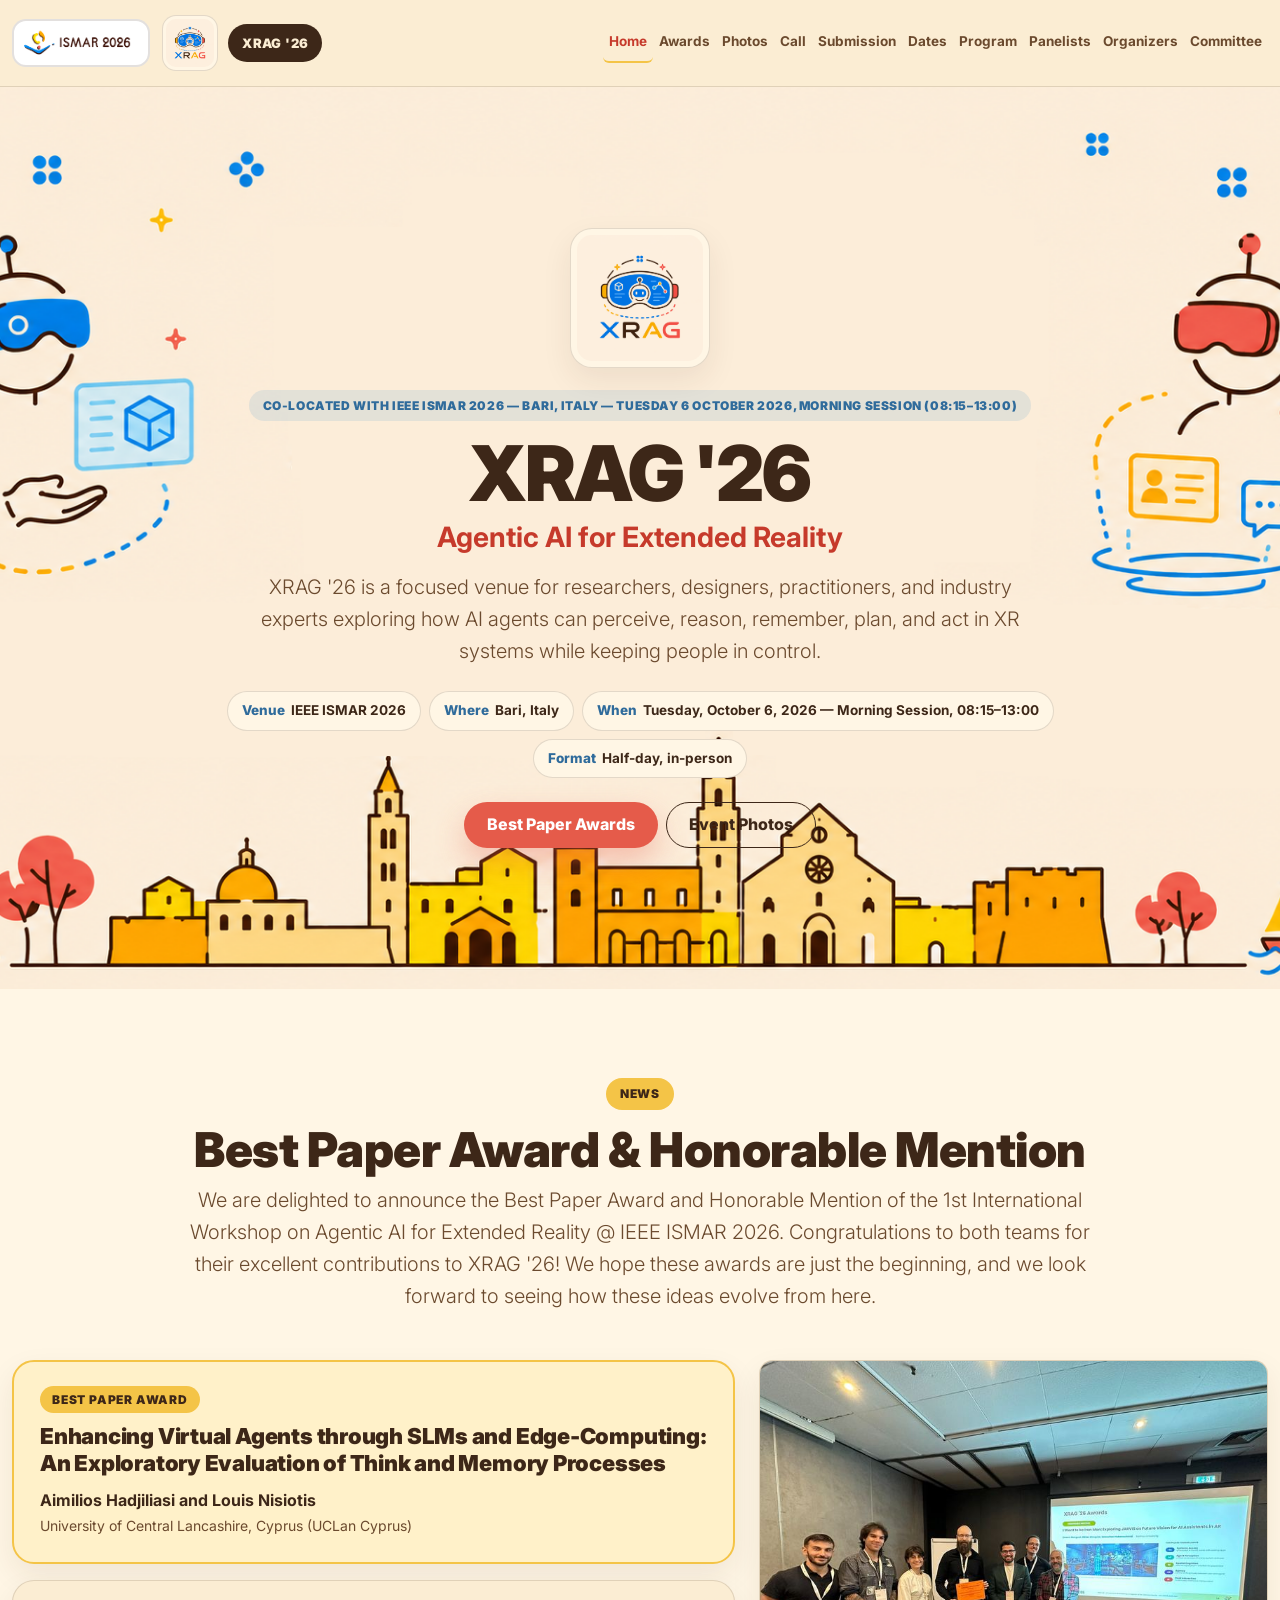
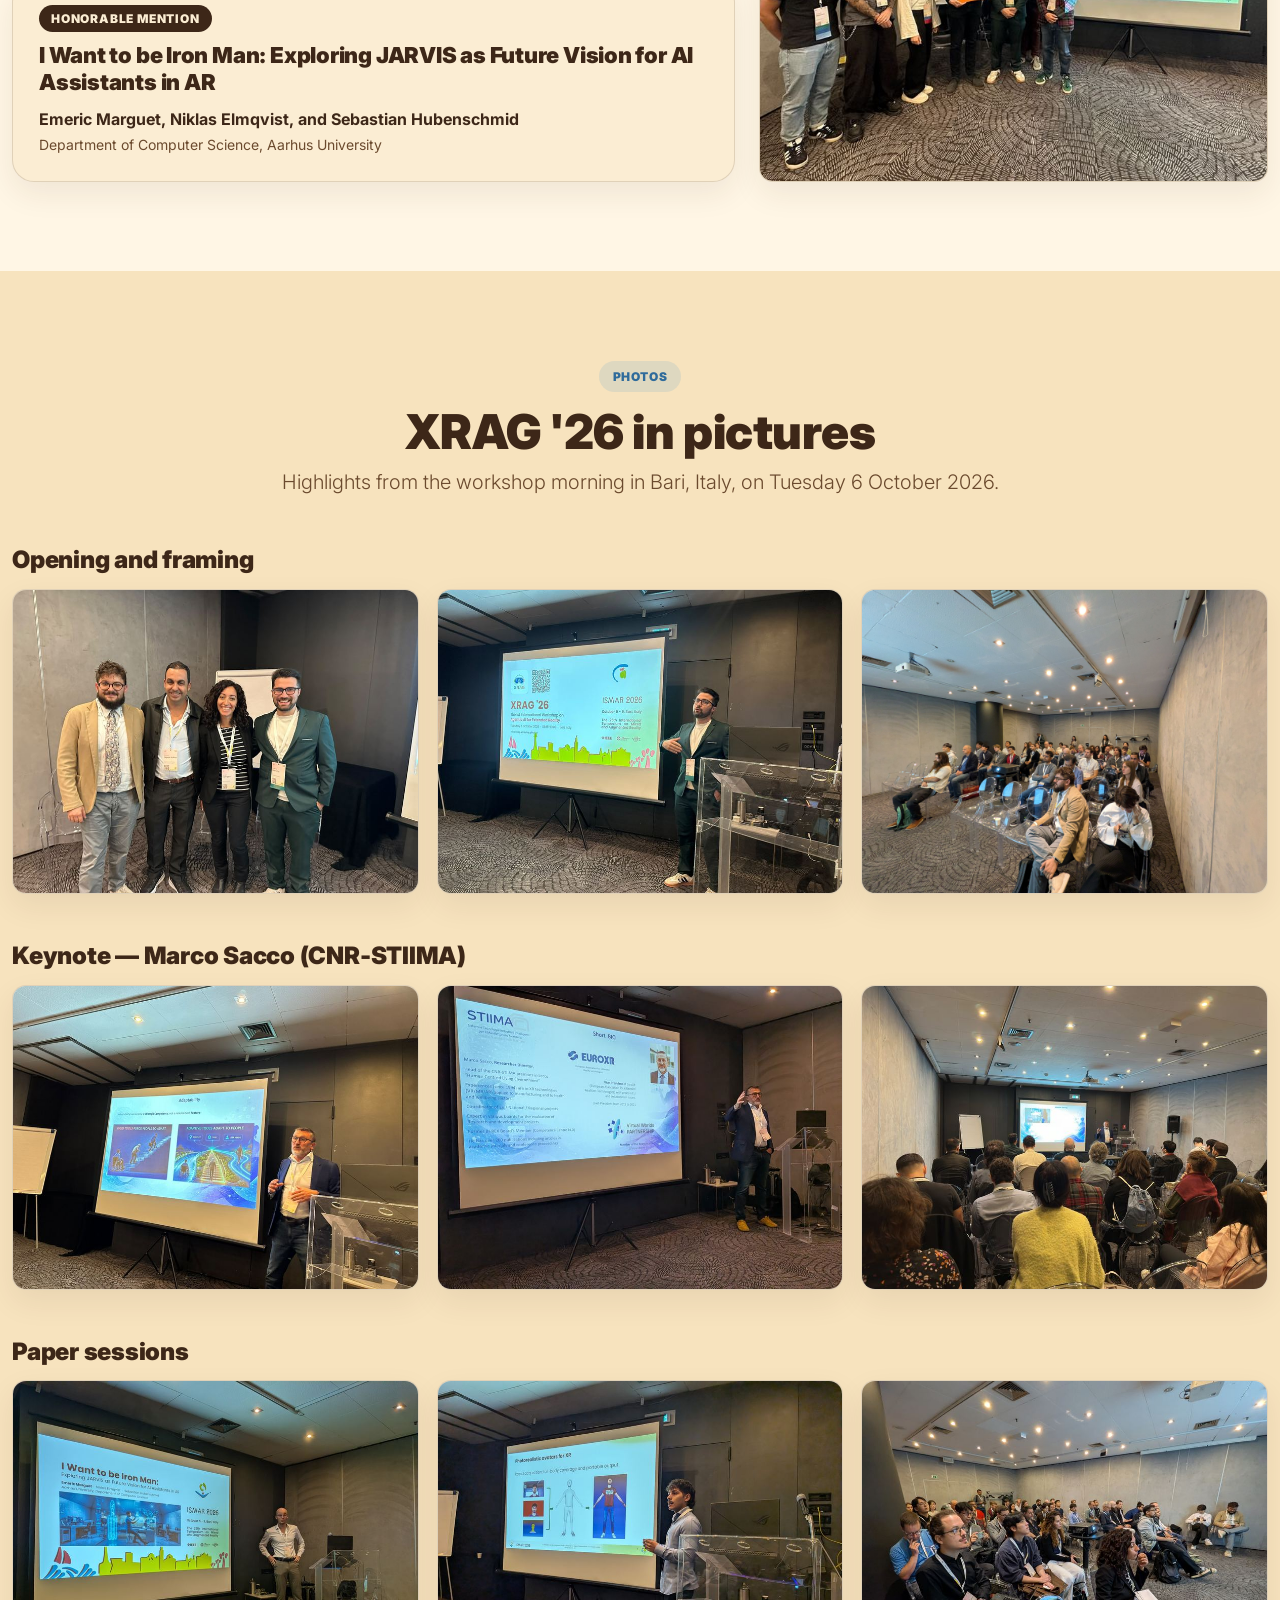
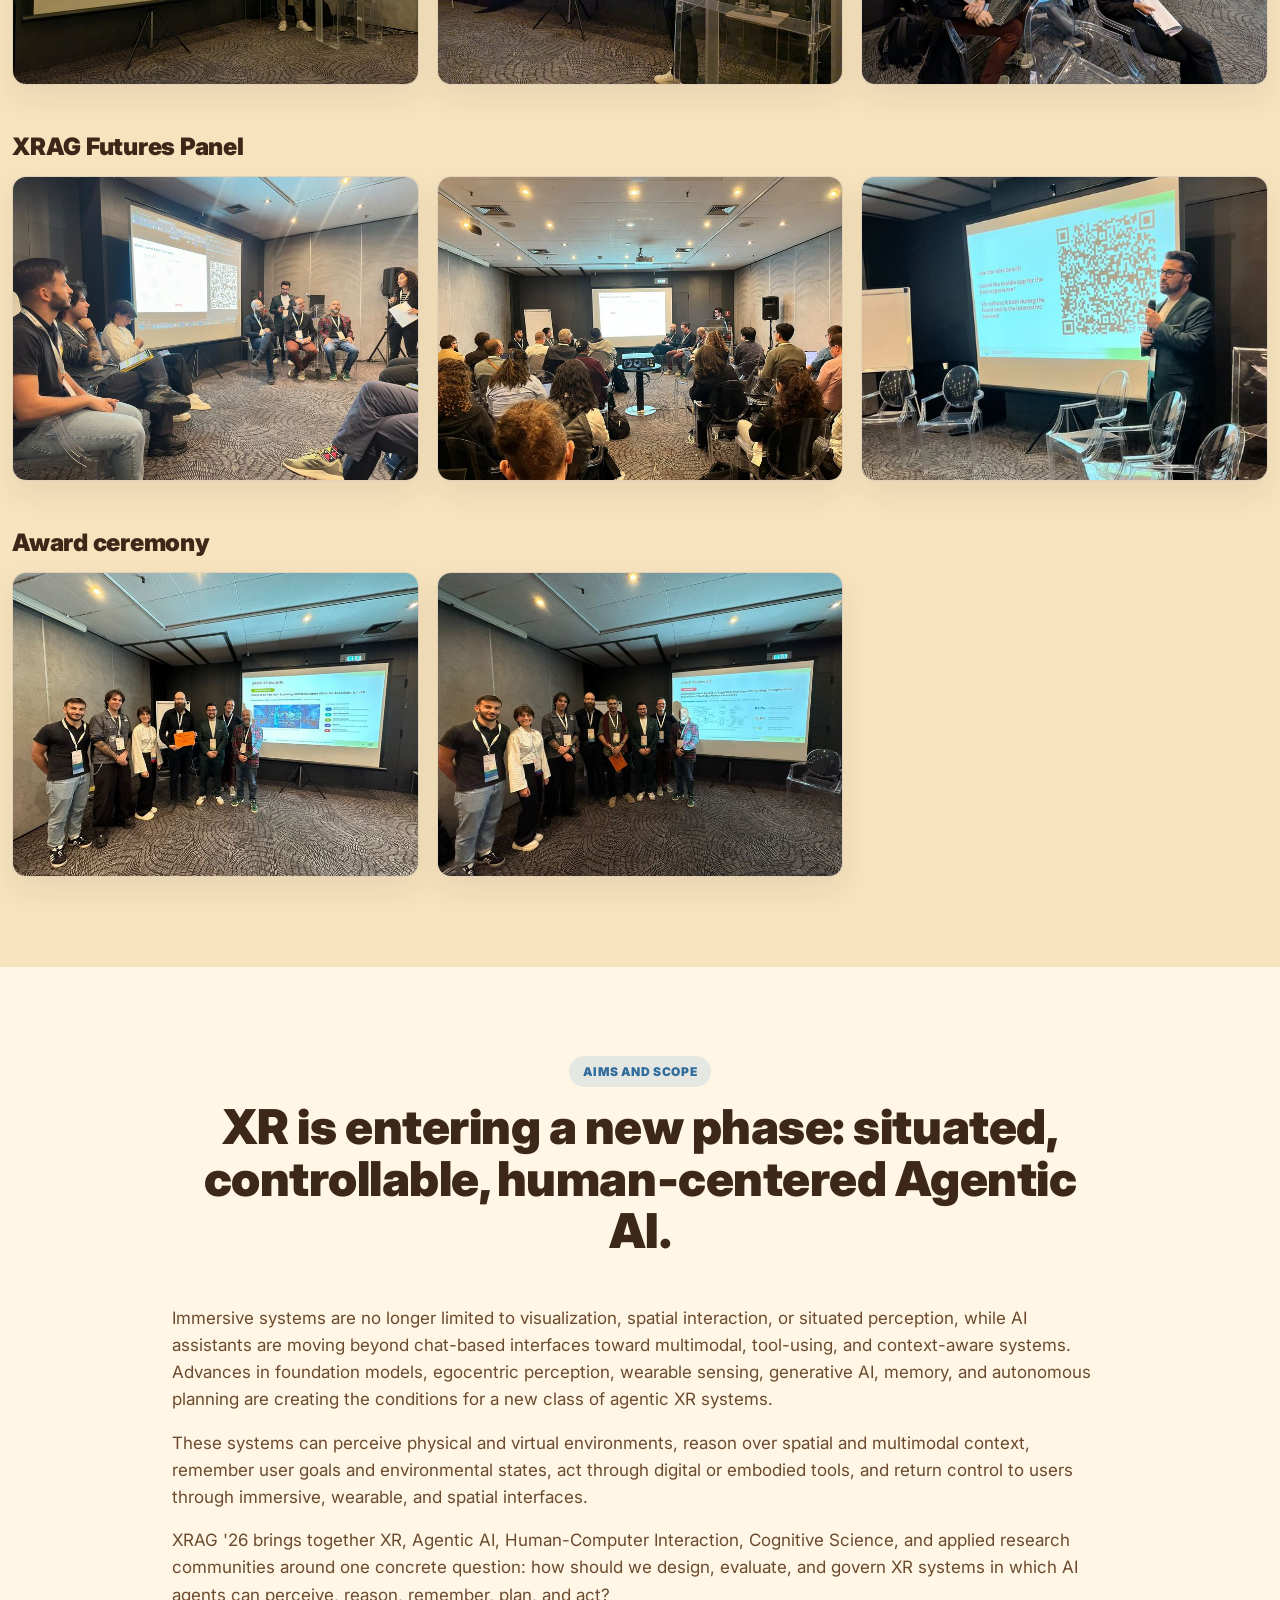
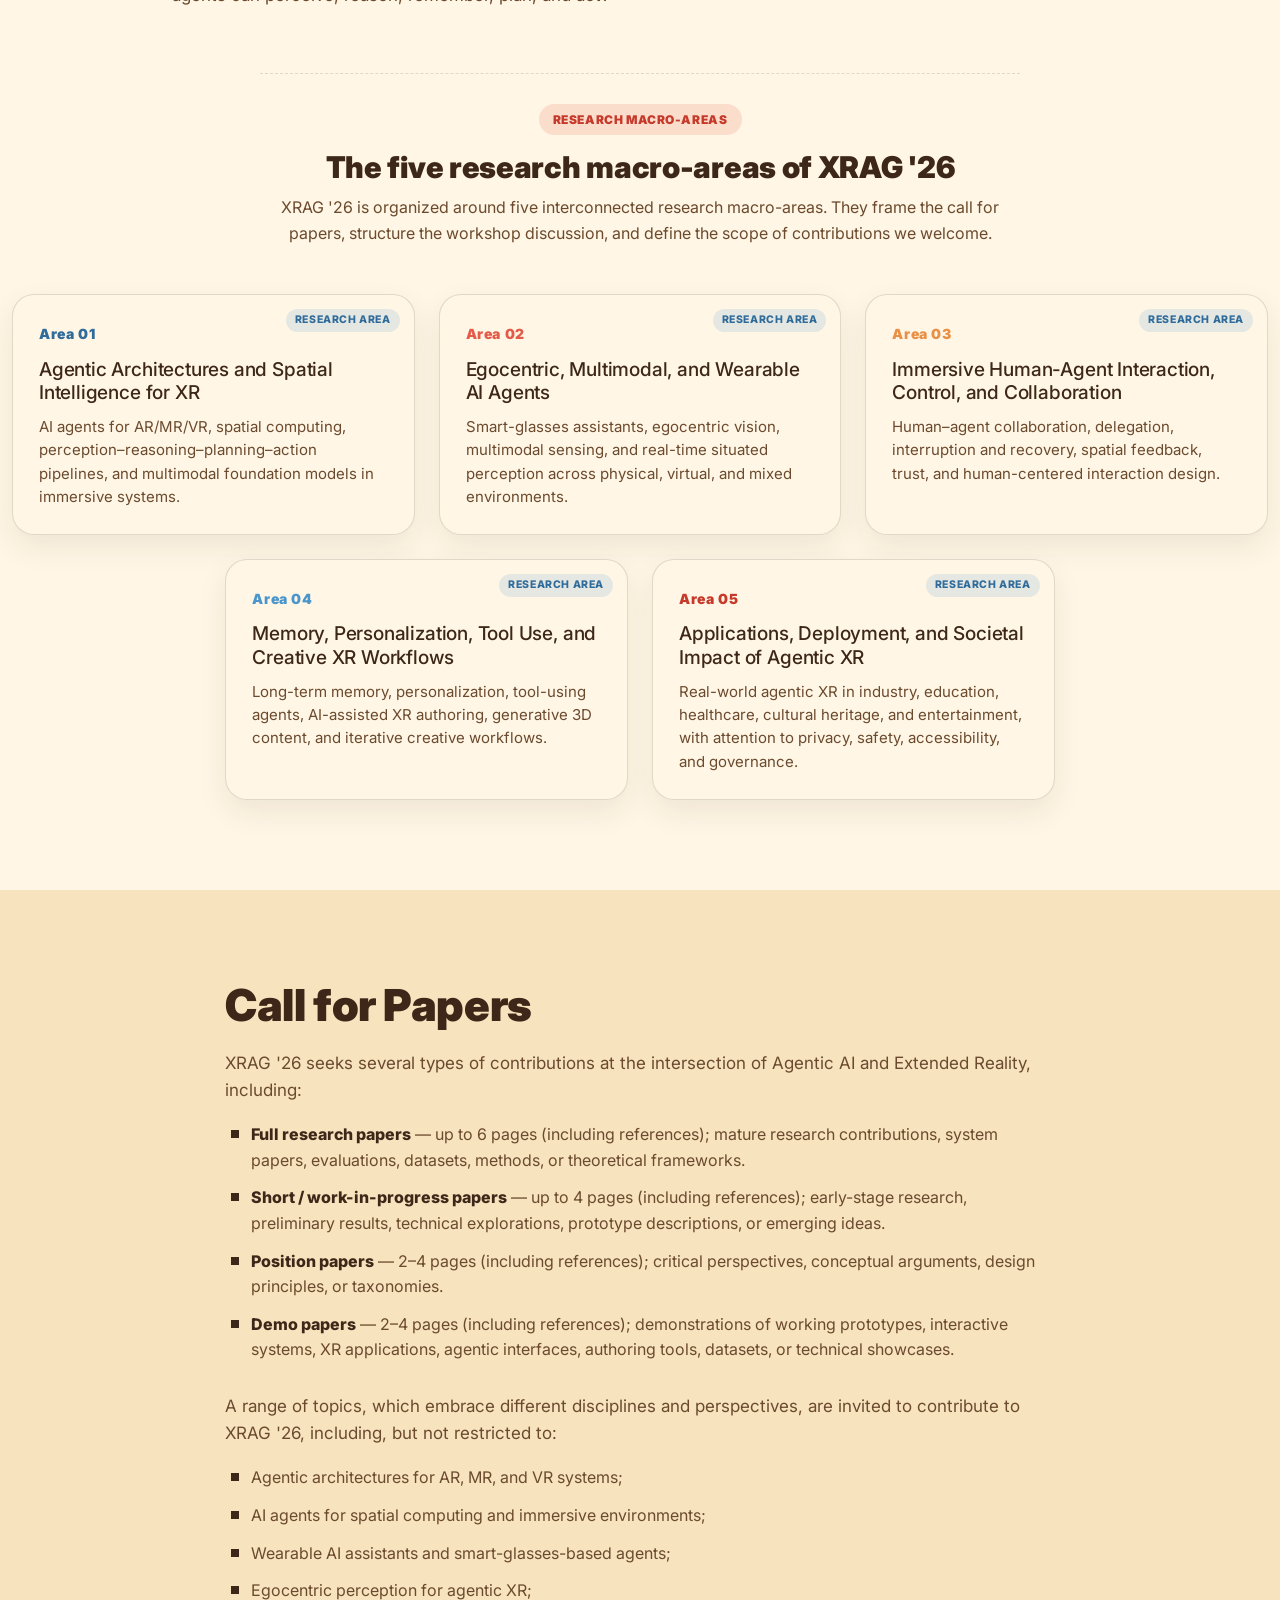
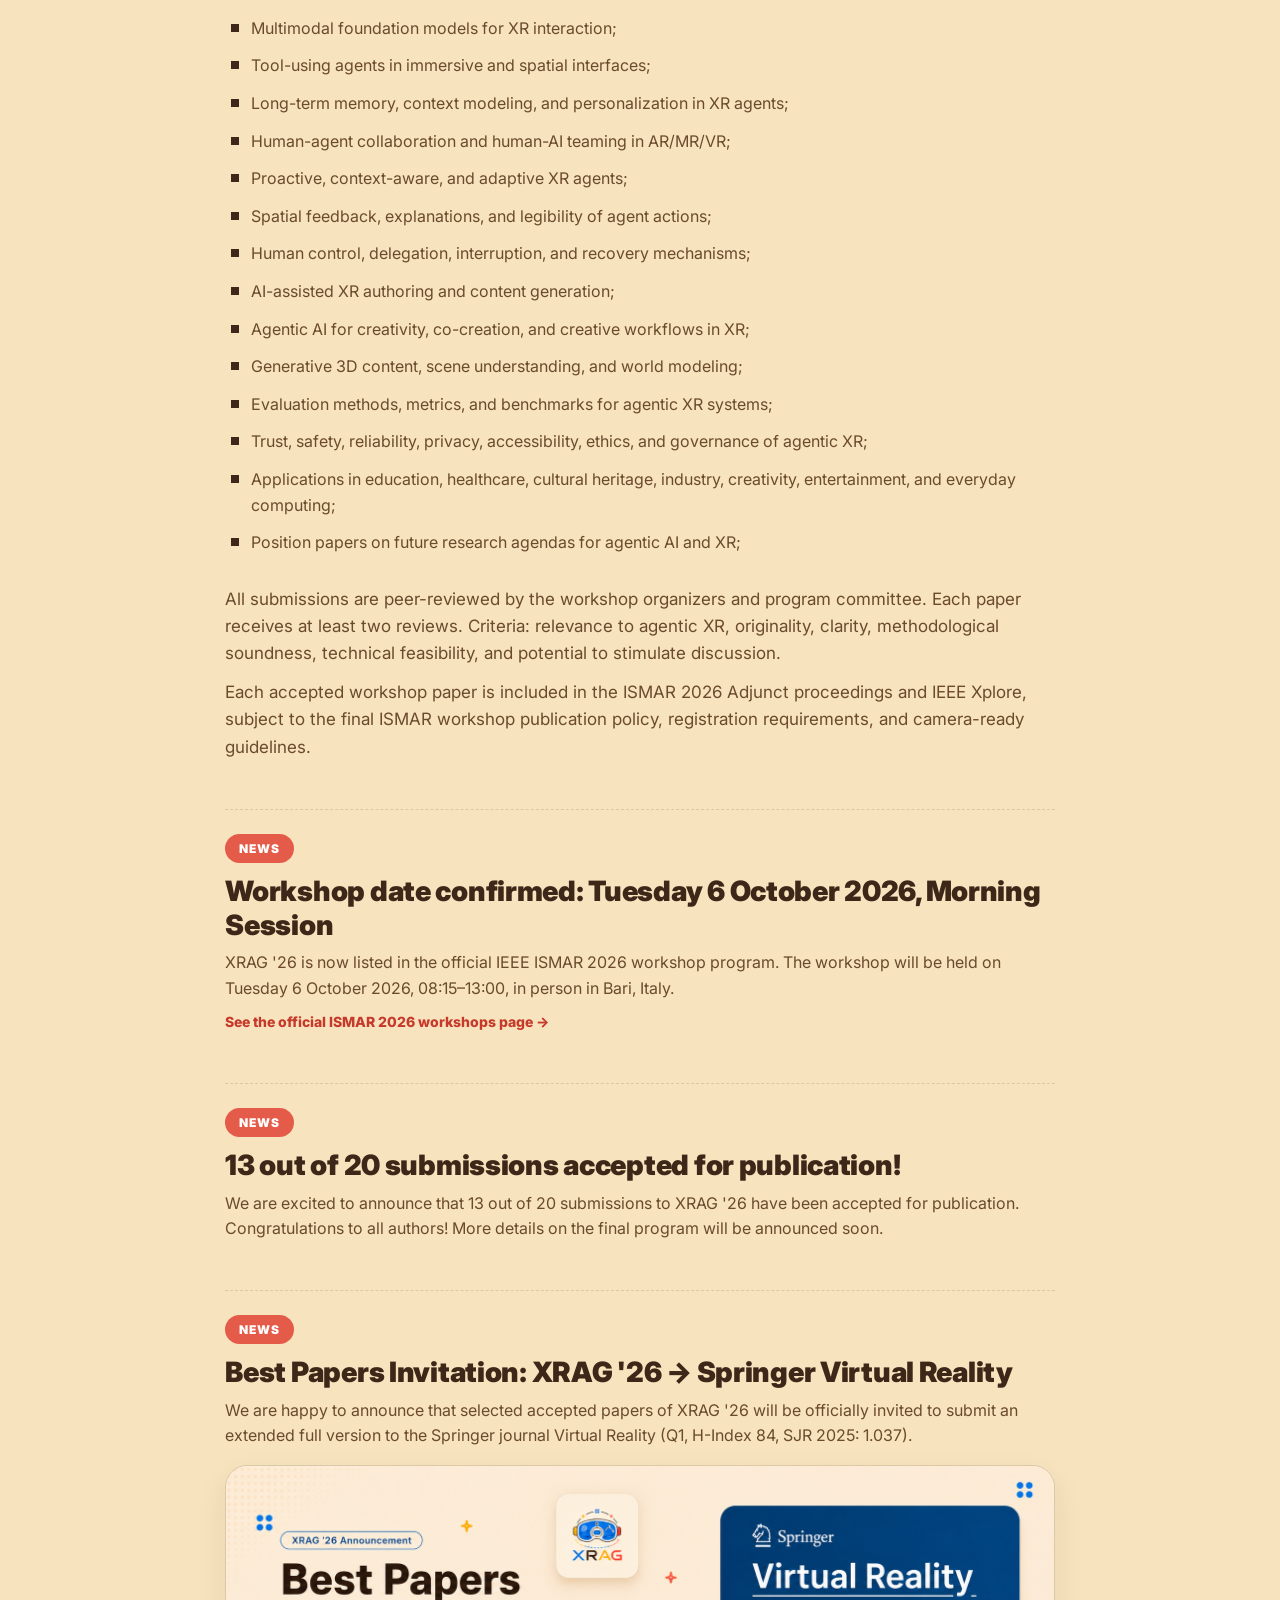
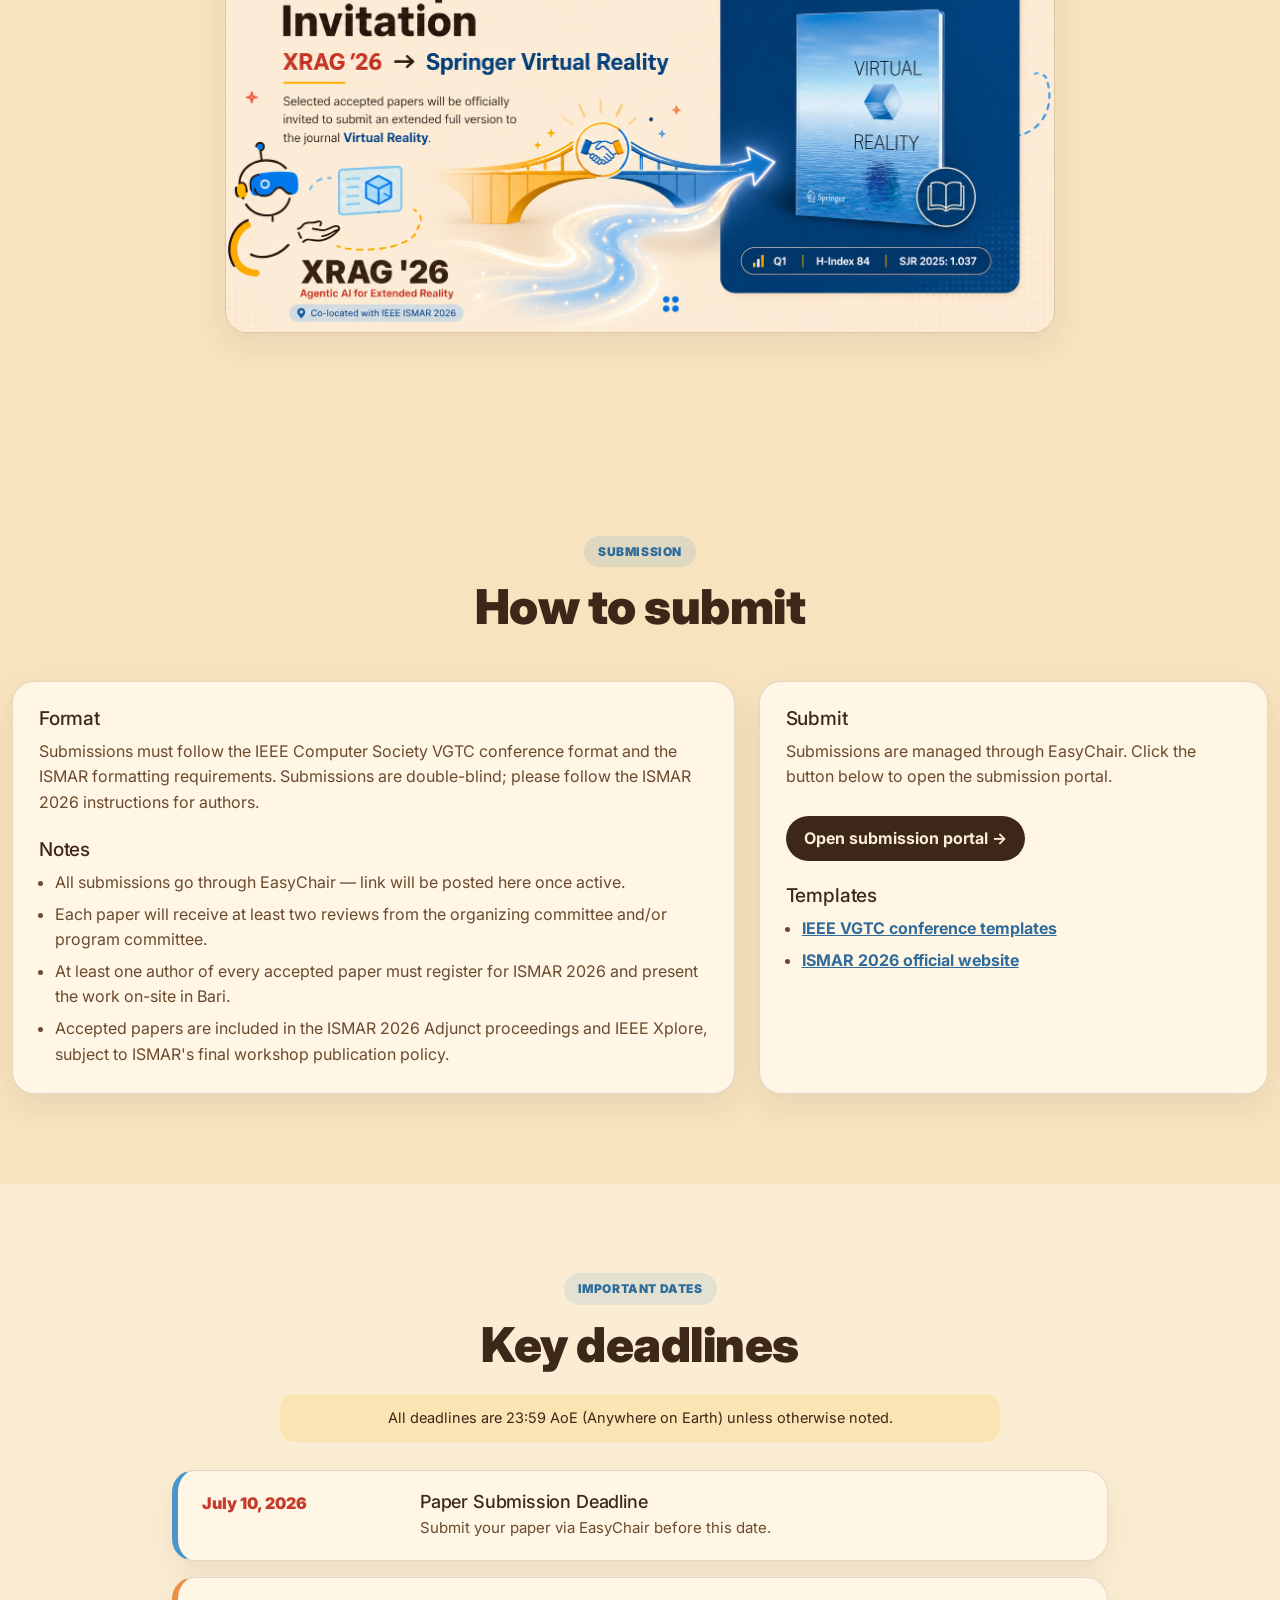
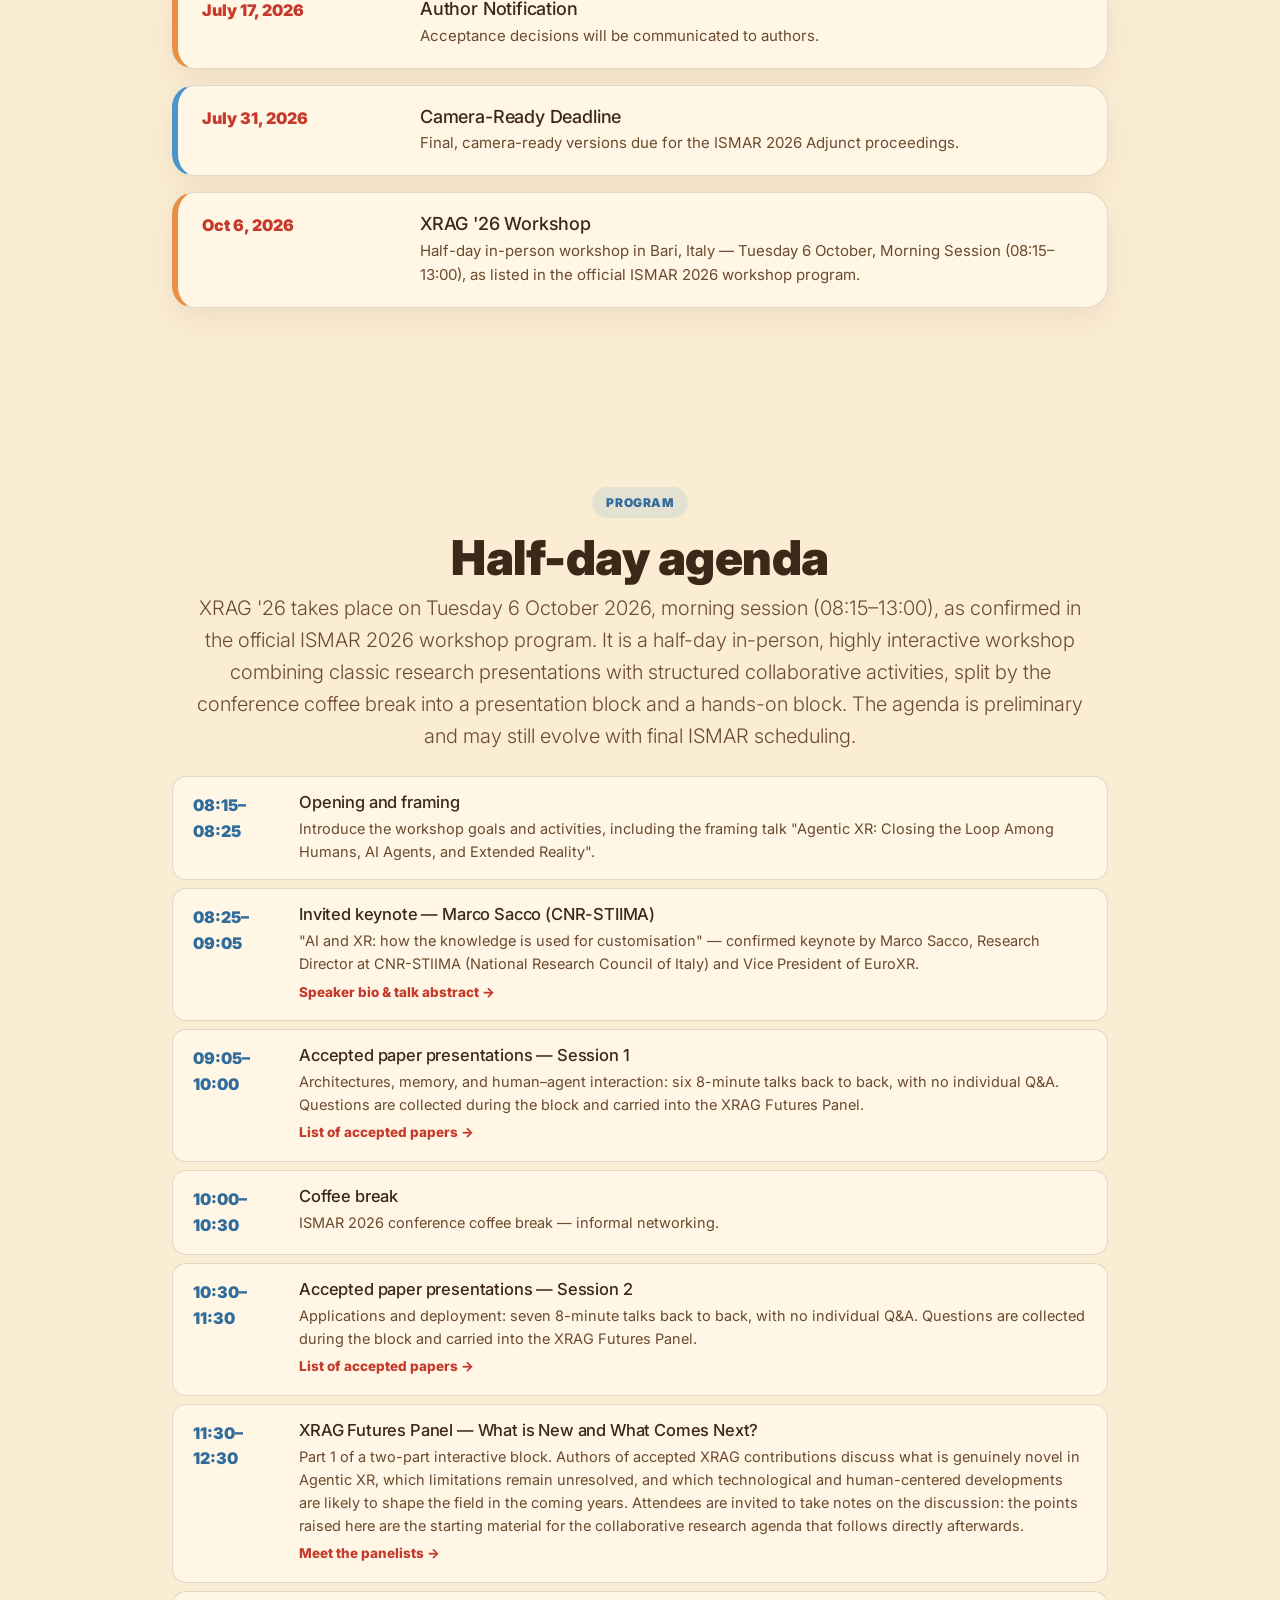
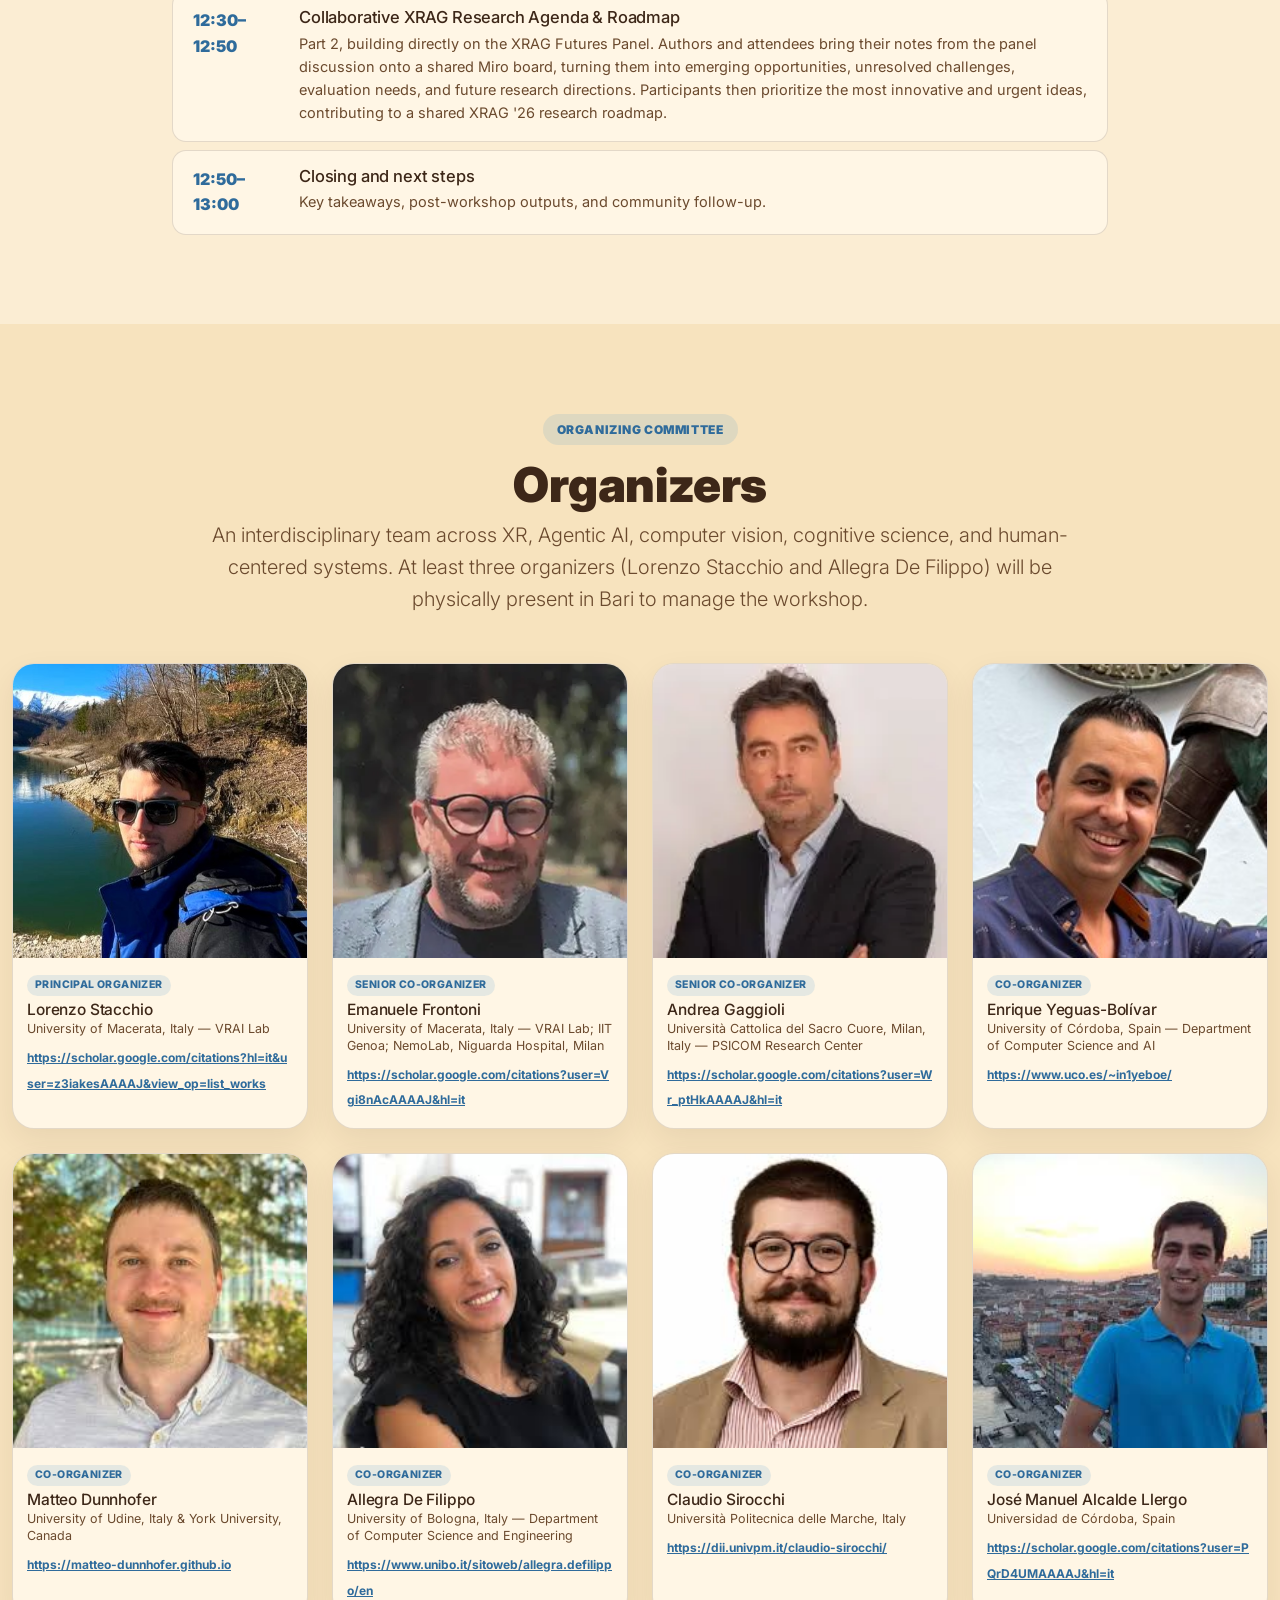
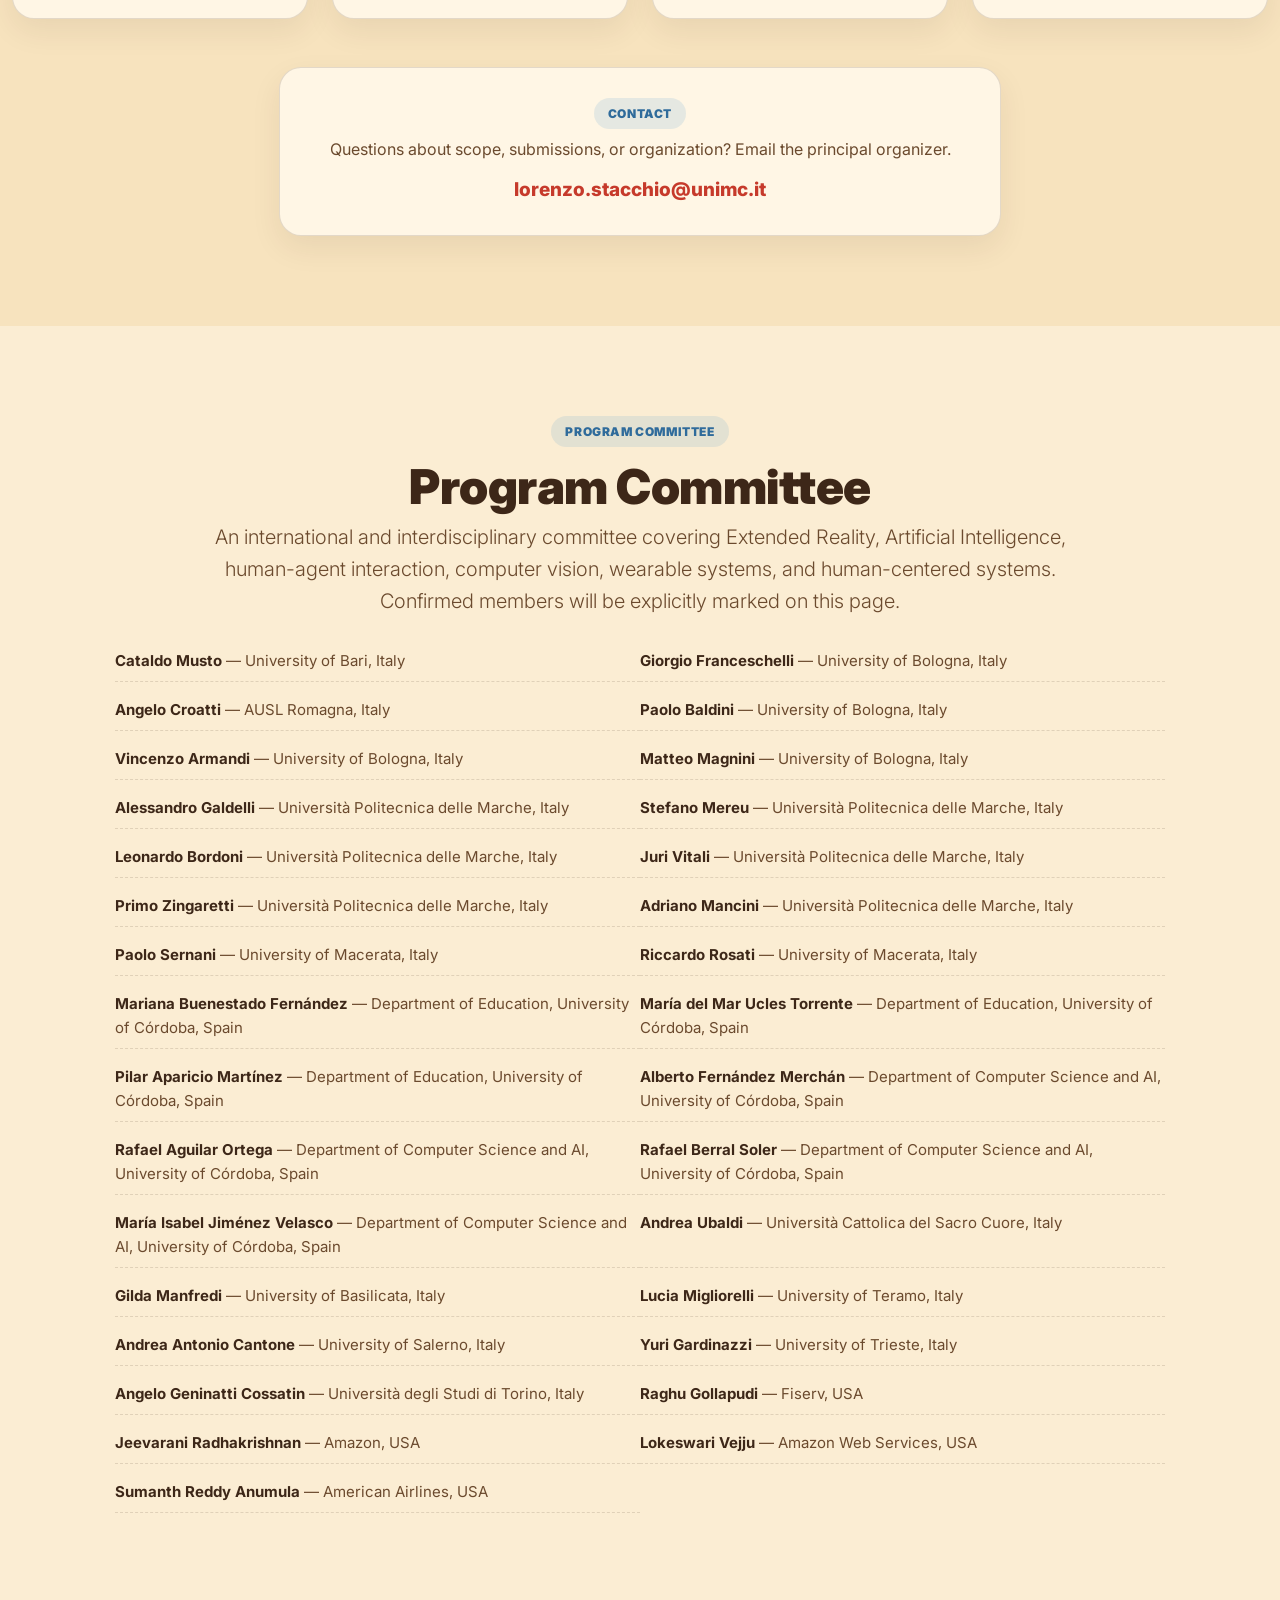
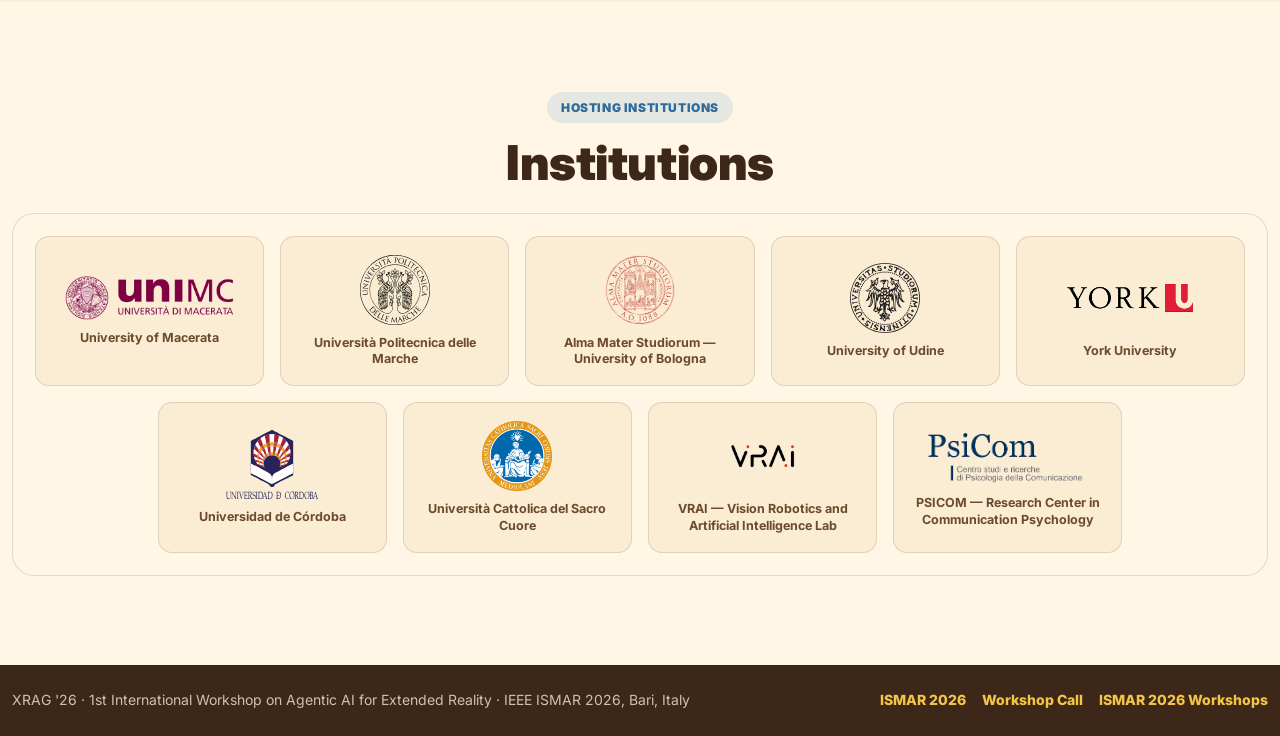
<file: index.html>
<!doctype html>
<html lang="en">
  <head>
    <meta charset="utf-8">
    <meta name="viewport" content="width=device-width, initial-scale=1">
    <meta name="description" content="XRAG '26 — IEEE ISMAR 2026 Workshop on Agentic AI for Extended Reality, Bari, Italy.">
    <title>XRAG '26 — Agentic AI for Extended Reality (ISMAR 2026 Workshop)</title>
    <meta name="google-site-verification" content="ugCgIdm48bIt4fhhPddpeSixhaujkKLQMSx-NJNZJek" />
    <link rel="icon"          type="image/png" href="assets/icon.png">
    <link rel="apple-touch-icon"                href="assets/icon.png">
    <link rel="shortcut icon" type="image/png" href="assets/icon.png">

    <link rel="preconnect" href="https://fonts.googleapis.com">
    <link rel="preconnect" href="https://fonts.gstatic.com" crossorigin>
    <link href="https://fonts.googleapis.com/css2?family=Inter:wght@400;500;700;800;900&display=swap" rel="stylesheet">

    <!-- Bootstrap 5 -->
    <link href="https://cdn.jsdelivr.net/npm/bootstrap@5.3.8/dist/css/bootstrap.min.css"
          rel="stylesheet"
          integrity="sha384-sRIl4kxILFvY47J16cr9ZwB07vP4J8+LH7qKQnuqkuIAvNWLzeN8tE5YBujZqJLB"
          crossorigin="anonymous">

    <link rel="stylesheet" href="styles.css">
  </head>
  <body>

    <!-- ============ NAVBAR ============ -->
    <nav class="navbar navbar-expand-lg sticky-top site-header">
      <div class="container-xxl">
        <a class="ismar-logo" href="https://www.ieeeismar.net/2026/" target="_blank" rel="noopener" aria-label="IEEE ISMAR 2026">
          <img src="assets/ismar2026.png" alt="ISMAR 2026">
        </a>
        <a class="navbar-brand brand" href="#home">
          <img src="assets/icon.png" alt="" class="brand-icon" aria-hidden="true">
          <span class="brand-mark" data-bind="workshop.shortName">XRAG '26</span>
          <span class="brand-text d-none d-md-inline" data-bind="workshop.subtitle">Agentic AI for Extended Reality</span>
        </a>
        <button class="navbar-toggler" type="button"
                data-bs-toggle="collapse" data-bs-target="#siteNav"
                aria-controls="siteNav" aria-expanded="false" aria-label="Toggle navigation">
          <span class="navbar-toggler-icon"></span>
        </button>
        <div class="collapse navbar-collapse justify-content-lg-end" id="siteNav">
          <ul class="navbar-nav align-items-lg-center gap-lg-2" data-slot="nav"></ul>
        </div>
      </div>
    </nav>

    <main>
      <!-- ============ HOME / HERO ============ -->
      <section id="home" class="hero">
        <div class="hero-bg" aria-hidden="true"></div>
        <div class="container-xxl position-relative">
          <div class="text-center mx-auto hero-content" style="max-width: 980px;">
            <img src="assets/icon.png" alt="" class="hero-icon" aria-hidden="true"
                 onerror="this.style.display='none'">
            <p class="eyebrow" data-bind="hero.eyebrow"></p>
            <h1 class="display-3 fw-black mb-2" data-bind="workshop.shortName"></h1>
            <p class="subtitle h3 fw-bold mb-3" data-bind="workshop.subtitle"></p>
            <p class="blurb lead" data-bind="hero.blurb"></p>
            <div class="snapshot d-flex flex-wrap justify-content-center gap-2 my-4" data-slot="snapshot"></div>
            <div class="d-flex flex-wrap justify-content-center gap-2" data-slot="heroActions"></div>
          </div>
        </div>
      </section>

      <!-- ============ NEWS: BEST PAPER AWARDS ============ -->
      <section id="awards" class="block paper">
        <div class="container-xxl">
          <div class="section-head text-center mx-auto mb-4 mb-md-5">
            <p class="section-kicker awards-kicker" data-bind="awards.kicker"></p>
            <h2 class="display-5 fw-black" data-bind="awards.title"></h2>
            <p class="lead text-muted-ink" data-bind="awards.intro"></p>
          </div>
          <div class="row g-3 g-md-4 align-items-stretch justify-content-center">
            <div class="col-lg-7 d-grid gap-3" data-slot="awards"></div>
            <div class="col-lg-5" data-slot="awardsPhoto"></div>
          </div>
        </div>
      </section>

      <!-- ============ PHOTO GALLERY ============ -->
      <section id="gallery" class="block alt">
        <div class="container-xxl">
          <div class="section-head text-center mx-auto mb-4 mb-md-5">
            <p class="section-kicker" data-bind="gallery.kicker"></p>
            <h2 class="display-5 fw-black" data-bind="gallery.title"></h2>
            <p class="lead text-muted-ink" data-bind="gallery.intro"></p>
          </div>
          <div class="d-grid gap-4 gap-md-5" data-slot="gallery"></div>
        </div>
      </section>

      <dialog class="lightbox" aria-label="Photo viewer">
        <button type="button" class="lightbox-close" aria-label="Close photo">&times;</button>
        <div class="lightbox-frame"></div>
        <p class="lightbox-caption"></p>
      </dialog>

      <!-- ============ ABOUT (part of Home) ============ -->
      <section id="about" class="block paper" aria-label="About the workshop">
        <div class="container-xxl">
          <div class="section-head text-center mx-auto mb-4 mb-md-5">
            <p class="section-kicker" data-bind="about.kicker"></p>
            <h2 class="display-5 fw-black" data-bind="about.title"></h2>
          </div>
          <div class="row justify-content-center">
            <div class="col-lg-10 col-xl-9 about-copy" data-slot="aboutParagraphs"></div>
          </div>

          <!-- Macro research areas -->
          <div class="areas-header text-center mx-auto mt-5 mb-4">
            <p class="section-kicker areas-kicker" data-bind="about.areasKicker">Research Macro-Areas</p>
            <h3 class="areas-title" data-bind="about.areasTitle">The five research macro-areas of XRAG '26</h3>
            <p class="areas-intro text-muted-ink" data-bind="about.areasIntro">
              The workshop is organized around five interconnected research macro-areas
              that frame the call for papers and the workshop discussion.
            </p>
          </div>
          <div class="row g-3 g-md-4 mt-2 justify-content-center" data-slot="pillars"></div>
        </div>
      </section>

      <!-- ============ CALL FOR PAPERS ============ -->
      <section id="cfp" class="block alt">
        <div class="container-xxl">
          <div class="row justify-content-center">
            <div class="col-lg-9 col-xl-8 cfp-simple">

              <h2 class="cfp-h" data-bind="callForPapers.title2">Call for Papers</h2>
              <p data-bind="callForPapers.lead"></p>
              <ul class="cfp-bullets" data-slot="cfpCategories"></ul>

              <p class="mt-4" data-bind="topics.lead">
                A range of topics, which embrace different disciplines and perspectives,
                are invited to contribute to XRAG '26, including, but not restricted to:
              </p>
              <ul class="cfp-bullets" data-slot="topics"></ul>

              <p class="mt-4 text-muted-ink small" data-bind="callForPapers.review"></p>
              <p class="text-muted-ink small" data-bind="callForPapers.publication"></p>

              <!-- News: submission outcomes / announcements -->
              <div data-slot="newsList"></div>

            </div>
          </div>
        </div>
      </section>

      
      <!-- ============ SUBMISSION ============ -->
      <section id="submission" class="block alt">
        <div class="container-xxl">
          <div class="section-head text-center mx-auto mb-4 mb-md-5">
            <p class="section-kicker" data-bind="submission.kicker"></p>
            <h2 class="display-5 fw-black" data-bind="submission.title"></h2>
          </div>
          <div class="row g-3 g-md-4">
            <div class="col-lg-7">
              <div class="card-soft h-100">
                <h3>Format</h3>
                <p data-bind="submission.format"></p>
                <h3 class="mt-4">Notes</h3>
                <ul class="ps-3 mb-0" data-slot="submissionNotes"></ul>
              </div>
            </div>
            <div class="col-lg-5">
              <div class="card-soft h-100">
                <h3>Submit</h3>
                <p data-bind="submission.urlLabel"></p>
                <div data-slot="submissionLink"></div>
                <h3 class="mt-4">Templates</h3>
                <ul class="ps-3 mb-0" data-slot="submissionTemplates"></ul>
              </div>
            </div>
          </div>
        </div>
      </section>
      
      <!-- ============ IMPORTANT DATES ============ -->
      <section id="dates" class="block">
        <div class="container-xxl">
          <div class="section-head text-center mx-auto mb-4">
            <p class="section-kicker" data-bind="importantDates.kicker"></p>
            <h2 class="display-5 fw-black" data-bind="importantDates.title"></h2>
          </div>
          <p class="dates-note mx-auto" data-bind="importantDates.note"></p>
          <div class="row justify-content-center">
            <div class="col-lg-10 col-xl-9">
              <div class="timeline d-grid gap-3" data-slot="dates"></div>
            </div>
          </div>
        </div>
      </section>


      <!-- ============ PROGRAM ============ -->
      <section id="program" class="block">
        <div class="container-xxl">
          <div class="section-head text-center mx-auto mb-4">
            <p class="section-kicker" data-bind="program.kicker"></p>
            <h2 class="display-5 fw-black" data-bind="program.title"></h2>
            <p class="lead text-muted-ink" data-bind="program.intro"></p>
          </div>
          <div class="row justify-content-center">
            <div class="col-lg-9">
              <div class="program-list d-grid gap-2" data-slot="program"></div>
            </div>
          </div>
        </div>
      </section>

      <!-- ============ ORGANIZERS ============ -->
      <section id="organizers" class="block alt">
        <div class="container-xxl">
          <div class="section-head text-center mx-auto mb-4 mb-md-5">
            <p class="section-kicker" data-bind="organizers.kicker"></p>
            <h2 class="display-5 fw-black" data-bind="organizers.title"></h2>
            <p class="lead text-muted-ink" data-bind="organizers.intro"></p>
          </div>
          <div class="row g-3 g-md-4" data-slot="organizers"></div>

          <!-- Main contact (moved here from the former Contact section) -->
          <div class="row justify-content-center mt-4 mt-md-5">
            <div class="col-md-9 col-lg-7">
              <div class="contact-card text-center">
                <p class="section-kicker mb-2" data-bind="contact.kicker">Contact</p>
                <p class="mb-2 text-muted-ink" data-bind="contact.text"></p>
                <a class="contact-email" data-bind-attr="href:contact.emailHref" data-bind="contact.email"></a>
              </div>
            </div>
          </div>
        </div>
      </section>

      <!-- ============ COMMITTEE ============ -->
      <section id="committee" class="block">
        <div class="container-xxl">
          <div class="section-head text-center mx-auto mb-4">
            <p class="section-kicker" data-bind="committee.kicker"></p>
            <h2 class="display-5 fw-black" data-bind="committee.title"></h2>
            <p class="lead text-muted-ink" data-bind="committee.intro"></p>
          </div>
          <div class="row justify-content-center">
            <div class="col-lg-10">
              <ul class="committee-list row g-2 list-unstyled mb-0" data-slot="committee"></ul>
            </div>
          </div>
        </div>
      </section>

      <!-- ============ SPONSORS ============ -->
      <section id="sponsors" class="block paper">
        <div class="container-xxl">
          <div class="section-head text-center mx-auto mb-4">
            <p class="section-kicker" data-bind="sponsors.kicker"></p>
            <h2 class="display-5 fw-black" data-bind="sponsors.title"></h2>
          </div>
          <div class="sponsor-grid" data-slot="sponsors"></div>
        </div>
      </section>

    </main>

    <footer class="footer">
      <div class="container-xxl d-flex flex-column flex-md-row justify-content-between align-items-center gap-2">
        <p class="mb-0" data-bind="footer.text"></p>
        <div class="d-flex flex-wrap gap-3" data-slot="footerLinks"></div>
      </div>
    </footer>

    <script src="https://cdn.jsdelivr.net/npm/bootstrap@5.3.8/dist/js/bootstrap.bundle.min.js"
            integrity="sha384-FKyoEForCGlyvwx9Hj09JcYn3nv7wiPVlz7YYwJrWVcXK/BmnVDxM+D2scQbITxI"
            crossorigin="anonymous"></script>
    <script src="app.js"></script>
  </body>
</html>
</file>
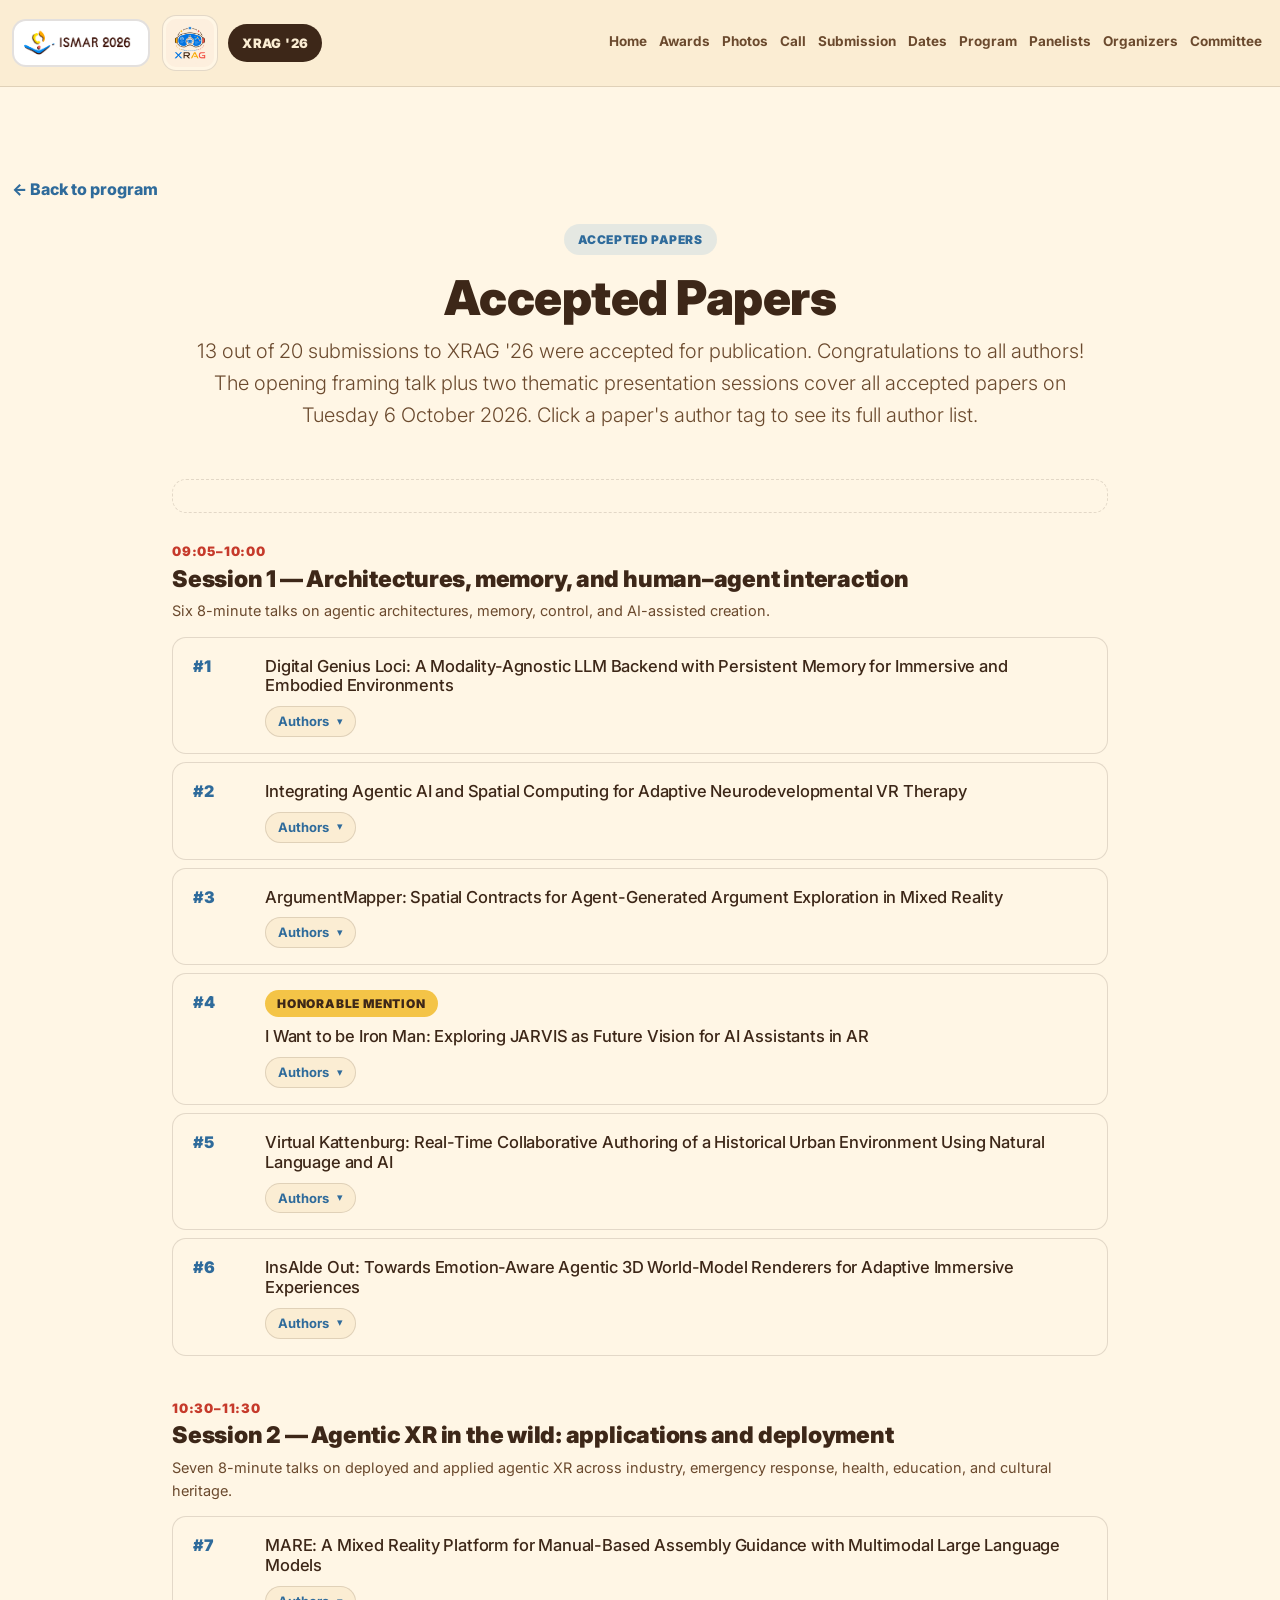
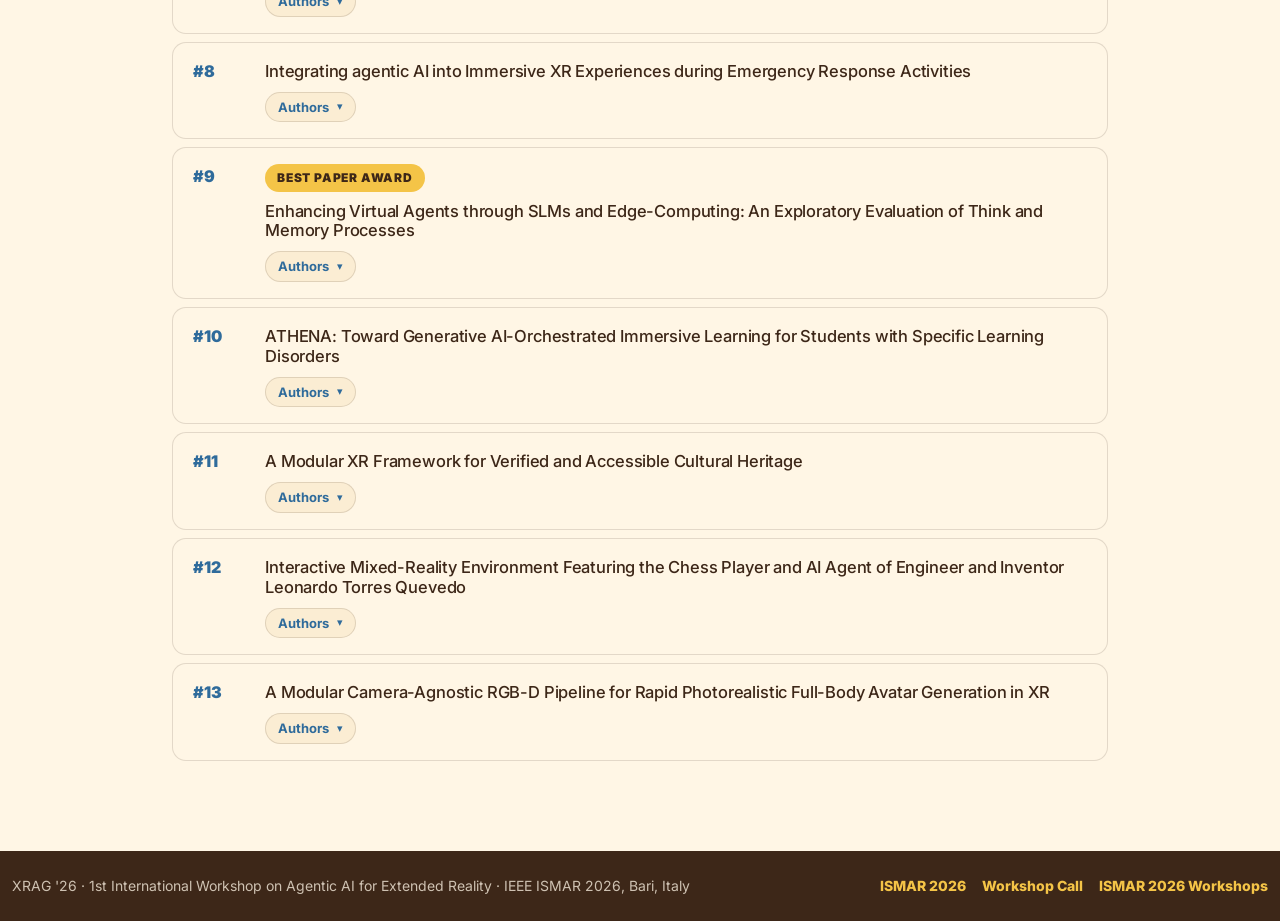
<file: accepted-papers.html>
<!doctype html>
<html lang="en">
  <head>
    <meta charset="utf-8">
    <meta name="viewport" content="width=device-width, initial-scale=1">
    <meta name="description" content="XRAG '26 accepted papers.">
    <title>XRAG '26 — Accepted Papers</title>

    <link rel="icon"          type="image/png" href="assets/icon.png">
    <link rel="apple-touch-icon"                href="assets/icon.png">
    <link rel="shortcut icon" type="image/png" href="assets/icon.png">

    <link rel="preconnect" href="https://fonts.googleapis.com">
    <link rel="preconnect" href="https://fonts.gstatic.com" crossorigin>
    <link href="https://fonts.googleapis.com/css2?family=Inter:wght@400;500;700;800;900&display=swap" rel="stylesheet">

    <!-- Bootstrap 5 -->
    <link href="https://cdn.jsdelivr.net/npm/bootstrap@5.3.8/dist/css/bootstrap.min.css"
          rel="stylesheet"
          integrity="sha384-sRIl4kxILFvY47J16cr9ZwB07vP4J8+LH7qKQnuqkuIAvNWLzeN8tE5YBujZqJLB"
          crossorigin="anonymous">

    <link rel="stylesheet" href="styles.css">
  </head>
  <body data-nav-root="index.html">

    <!-- ============ NAVBAR ============ -->
    <nav class="navbar navbar-expand-lg sticky-top site-header">
      <div class="container-xxl">
        <a class="ismar-logo" href="https://www.ieeeismar.net/2026/" target="_blank" rel="noopener" aria-label="IEEE ISMAR 2026">
          <img src="assets/ismar2026.png" alt="ISMAR 2026">
        </a>
        <a class="navbar-brand brand" href="index.html#home">
          <img src="assets/icon.png" alt="" class="brand-icon" aria-hidden="true">
          <span class="brand-mark" data-bind="workshop.shortName">XRAG '26</span>
          <span class="brand-text d-none d-md-inline" data-bind="workshop.subtitle">Agentic AI for Extended Reality</span>
        </a>
        <button class="navbar-toggler" type="button"
                data-bs-toggle="collapse" data-bs-target="#siteNav"
                aria-controls="siteNav" aria-expanded="false" aria-label="Toggle navigation">
          <span class="navbar-toggler-icon"></span>
        </button>
        <div class="collapse navbar-collapse justify-content-lg-end" id="siteNav">
          <ul class="navbar-nav align-items-lg-center gap-lg-2" data-slot="nav"></ul>
        </div>
      </div>
    </nav>

    <main>
      <!-- ============ ACCEPTED PAPERS ============ -->
      <section id="accepted-papers" class="block paper">
        <div class="container-xxl">
          <a class="back-link" href="index.html#program" data-bind="acceptedPapers.backLabel">← Back to program</a>

          <div class="section-head text-center mx-auto mb-4 mb-md-5">
            <p class="section-kicker" data-bind="acceptedPapers.kicker">Accepted Papers</p>
            <h1 class="display-5 fw-black" data-bind="acceptedPapers.title"></h1>
            <p class="lead text-muted-ink" data-bind="acceptedPapers.intro"></p>
          </div>

          <div class="row justify-content-center">
            <div class="col-lg-9">
              <p class="papers-format-note" data-slot="papersFormatNote"></p>
              <div class="papers-list d-grid gap-2" data-slot="acceptedPapers"></div>
            </div>
          </div>
        </div>
      </section>
    </main>

    <footer class="footer">
      <div class="container-xxl d-flex flex-column flex-md-row justify-content-between align-items-center gap-2">
        <p class="mb-0" data-bind="footer.text"></p>
        <div class="d-flex flex-wrap gap-3" data-slot="footerLinks"></div>
      </div>
    </footer>

    <script src="https://cdn.jsdelivr.net/npm/bootstrap@5.3.8/dist/js/bootstrap.bundle.min.js"
            integrity="sha384-FKyoEForCGlyvwx9Hj09JcYn3nv7wiPVlz7YYwJrWVcXK/BmnVDxM+D2scQbITxI"
            crossorigin="anonymous"></script>
    <script src="app.js"></script>
  </body>
</html>
</file>
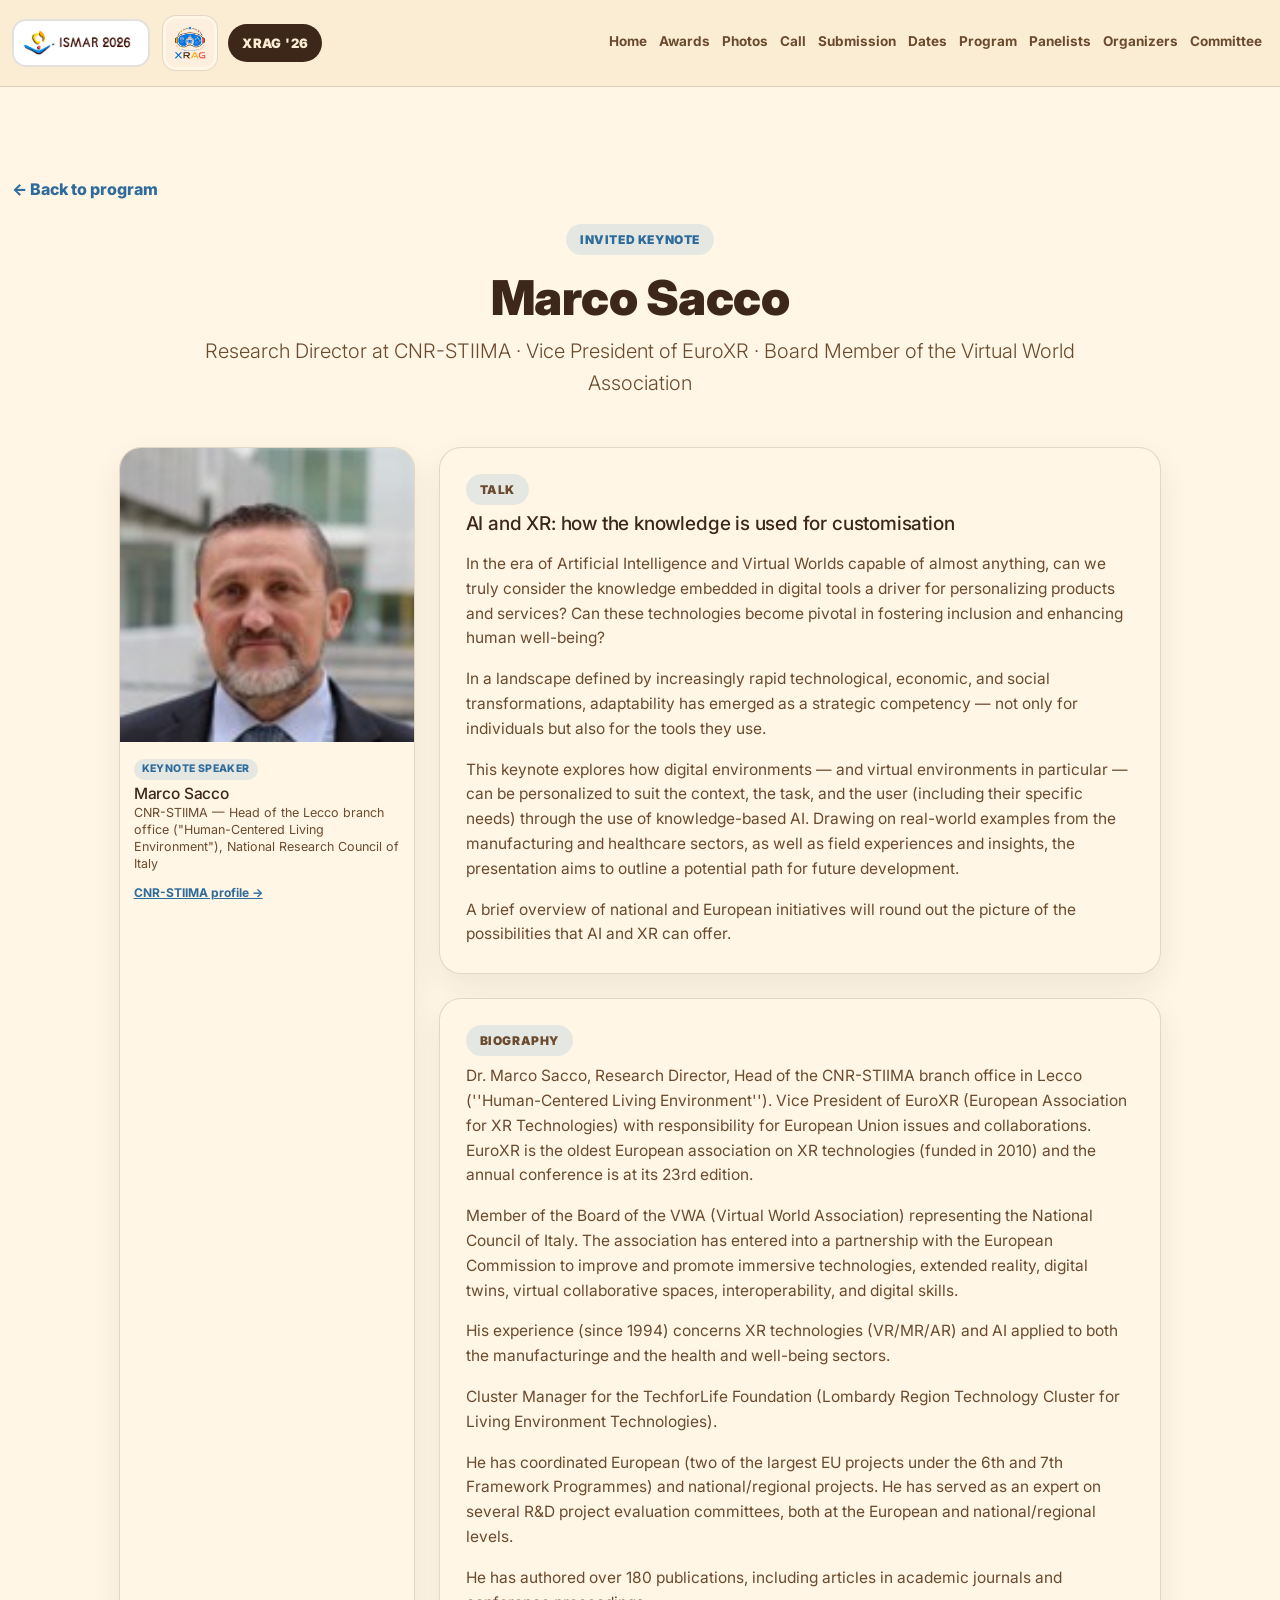
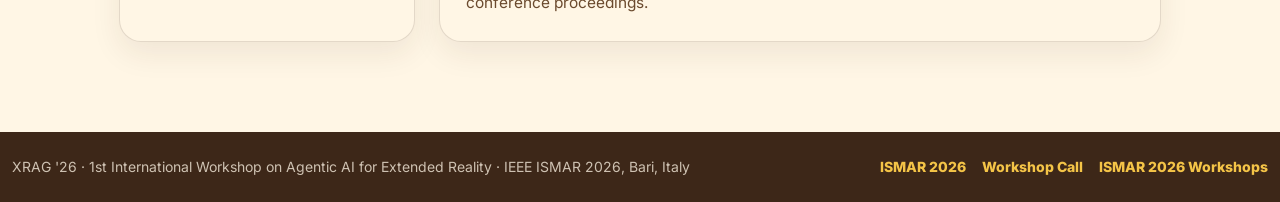
<file: keynote.html>
<!doctype html>
<html lang="en">
  <head>
    <meta charset="utf-8">
    <meta name="viewport" content="width=device-width, initial-scale=1">
    <meta name="description" content="XRAG '26 invited keynote — speaker bio and talk abstract.">
    <title>XRAG '26 — Keynote</title>

    <link rel="icon"          type="image/png" href="assets/icon.png">
    <link rel="apple-touch-icon"                href="assets/icon.png">
    <link rel="shortcut icon" type="image/png" href="assets/icon.png">

    <link rel="preconnect" href="https://fonts.googleapis.com">
    <link rel="preconnect" href="https://fonts.gstatic.com" crossorigin>
    <link href="https://fonts.googleapis.com/css2?family=Inter:wght@400;500;700;800;900&display=swap" rel="stylesheet">

    <!-- Bootstrap 5 -->
    <link href="https://cdn.jsdelivr.net/npm/bootstrap@5.3.8/dist/css/bootstrap.min.css"
          rel="stylesheet"
          integrity="sha384-sRIl4kxILFvY47J16cr9ZwB07vP4J8+LH7qKQnuqkuIAvNWLzeN8tE5YBujZqJLB"
          crossorigin="anonymous">

    <link rel="stylesheet" href="styles.css">
  </head>
  <body data-nav-root="index.html">

    <!-- ============ NAVBAR ============ -->
    <nav class="navbar navbar-expand-lg sticky-top site-header">
      <div class="container-xxl">
        <a class="ismar-logo" href="https://www.ieeeismar.net/2026/" target="_blank" rel="noopener" aria-label="IEEE ISMAR 2026">
          <img src="assets/ismar2026.png" alt="ISMAR 2026">
        </a>
        <a class="navbar-brand brand" href="index.html#home">
          <img src="assets/icon.png" alt="" class="brand-icon" aria-hidden="true">
          <span class="brand-mark" data-bind="workshop.shortName">XRAG '26</span>
          <span class="brand-text d-none d-md-inline" data-bind="workshop.subtitle">Agentic AI for Extended Reality</span>
        </a>
        <button class="navbar-toggler" type="button"
                data-bs-toggle="collapse" data-bs-target="#siteNav"
                aria-controls="siteNav" aria-expanded="false" aria-label="Toggle navigation">
          <span class="navbar-toggler-icon"></span>
        </button>
        <div class="collapse navbar-collapse justify-content-lg-end" id="siteNav">
          <ul class="navbar-nav align-items-lg-center gap-lg-2" data-slot="nav"></ul>
        </div>
      </div>
    </nav>

    <main>
      <!-- ============ KEYNOTE ============ -->
      <section id="keynote" class="block paper">
        <div class="container-xxl">
          <a class="back-link" href="index.html#program" data-bind="keynote.backLabel">← Back to program</a>

          <div class="section-head text-center mx-auto mb-4 mb-md-5">
            <p class="section-kicker" data-bind="keynote.kicker">Invited Keynote</p>
            <h1 class="display-5 fw-black" data-bind="keynote.speaker.name"></h1>
            <p class="lead text-muted-ink" data-bind="keynote.speaker.tagline"></p>
          </div>

          <div class="row justify-content-center g-3 g-md-4">
            <div class="col-sm-8 col-md-4 col-lg-3">
              <article class="person">
                <div data-slot="keynotePhoto"></div>
                <div class="body">
                  <span class="person-role" data-bind="keynote.speaker.role"></span>
                  <h3 data-bind="keynote.speaker.name"></h3>
                  <p class="aff" data-bind="keynote.speaker.affiliation"></p>
                  <a data-bind-attr="href:keynote.speaker.website" data-bind="keynote.speaker.websiteLabel"
                     target="_blank" rel="noopener"></a>
                </div>
              </article>
            </div>

            <div class="col-md-8 col-lg-7">
              <div class="card-soft mb-3 mb-md-4">
                <p class="section-kicker mb-2" data-bind="keynote.talk.kicker">Talk</p>
                <h3 data-bind="keynote.talk.title"></h3>
                <div class="keynote-copy mt-3" data-slot="keynoteAbstract"></div>
              </div>
              <div class="card-soft">
                <p class="section-kicker mb-2" data-bind="keynote.bioKicker">Biography</p>
                <div class="keynote-copy" data-slot="keynoteBio"></div>
              </div>
            </div>
          </div>
        </div>
      </section>
    </main>

    <footer class="footer">
      <div class="container-xxl d-flex flex-column flex-md-row justify-content-between align-items-center gap-2">
        <p class="mb-0" data-bind="footer.text"></p>
        <div class="d-flex flex-wrap gap-3" data-slot="footerLinks"></div>
      </div>
    </footer>

    <script src="https://cdn.jsdelivr.net/npm/bootstrap@5.3.8/dist/js/bootstrap.bundle.min.js"
            integrity="sha384-FKyoEForCGlyvwx9Hj09JcYn3nv7wiPVlz7YYwJrWVcXK/BmnVDxM+D2scQbITxI"
            crossorigin="anonymous"></script>
    <script src="app.js"></script>
  </body>
</html>
</file>
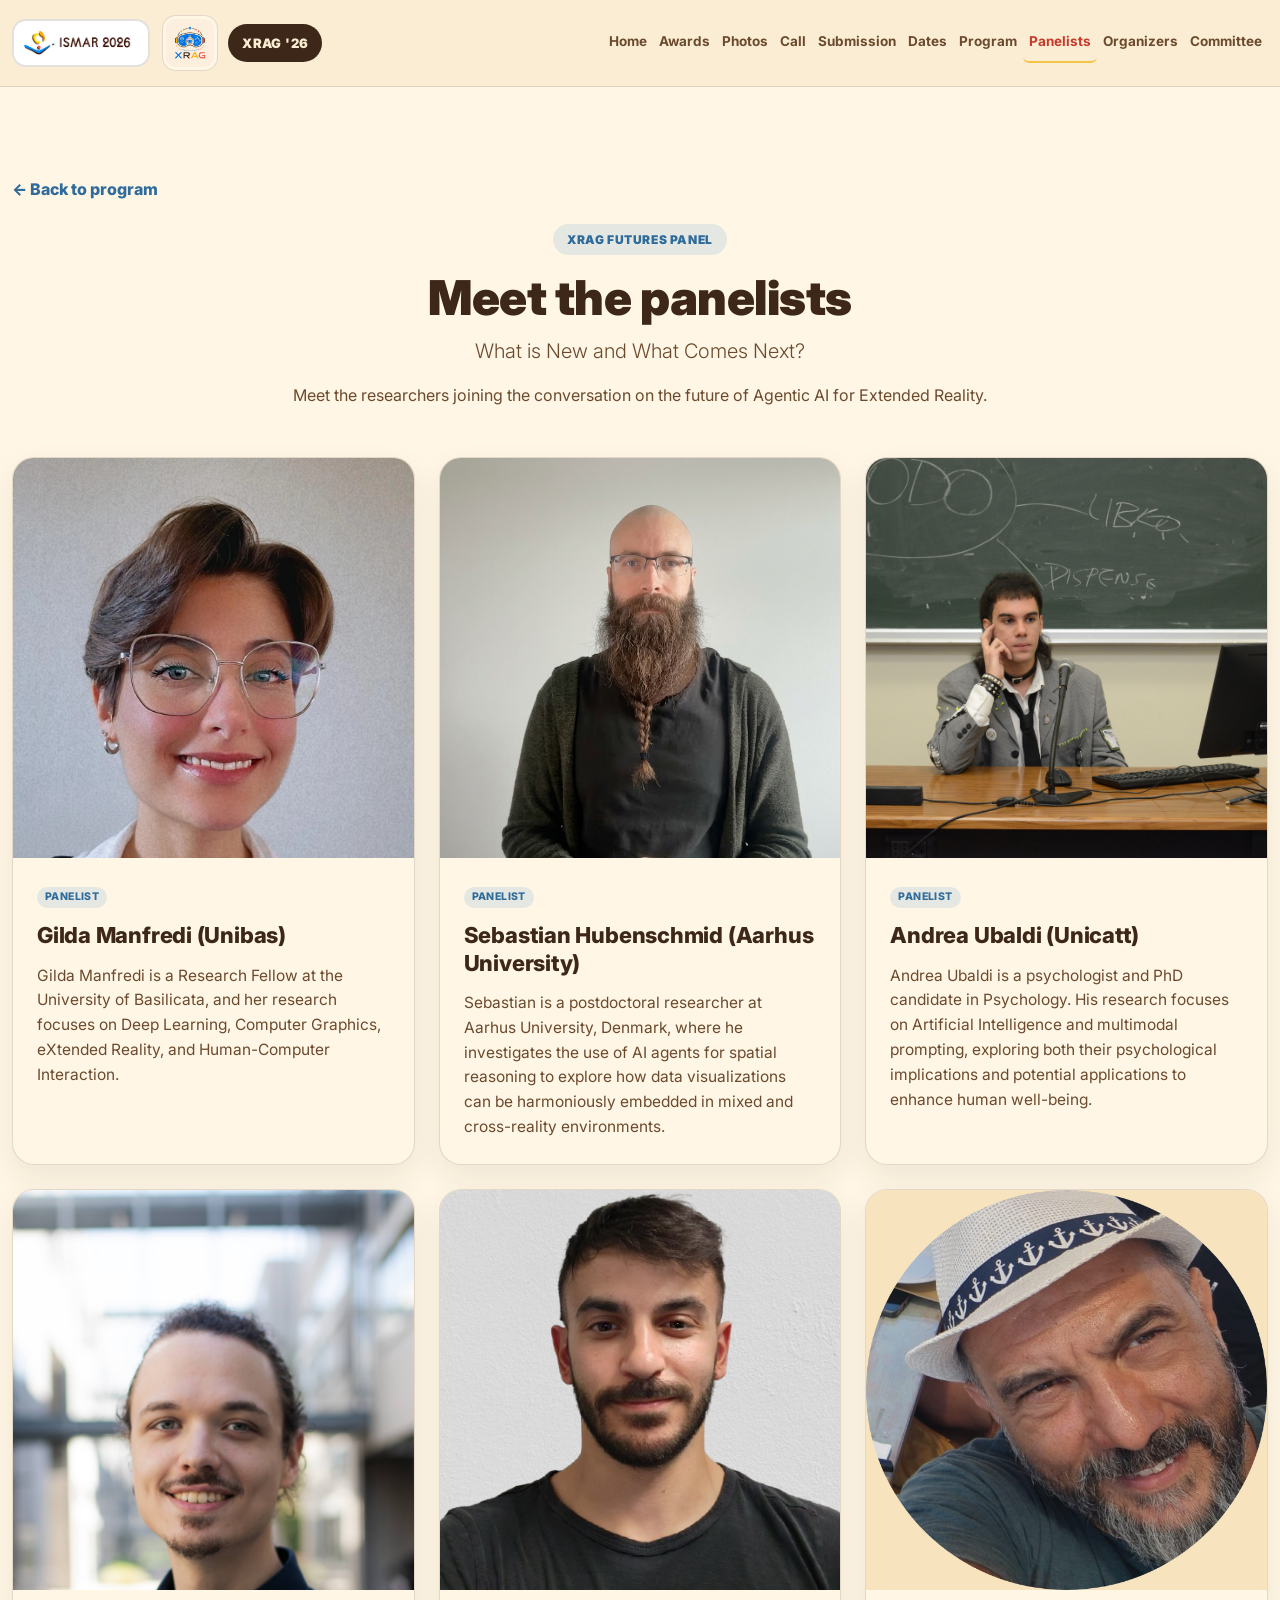
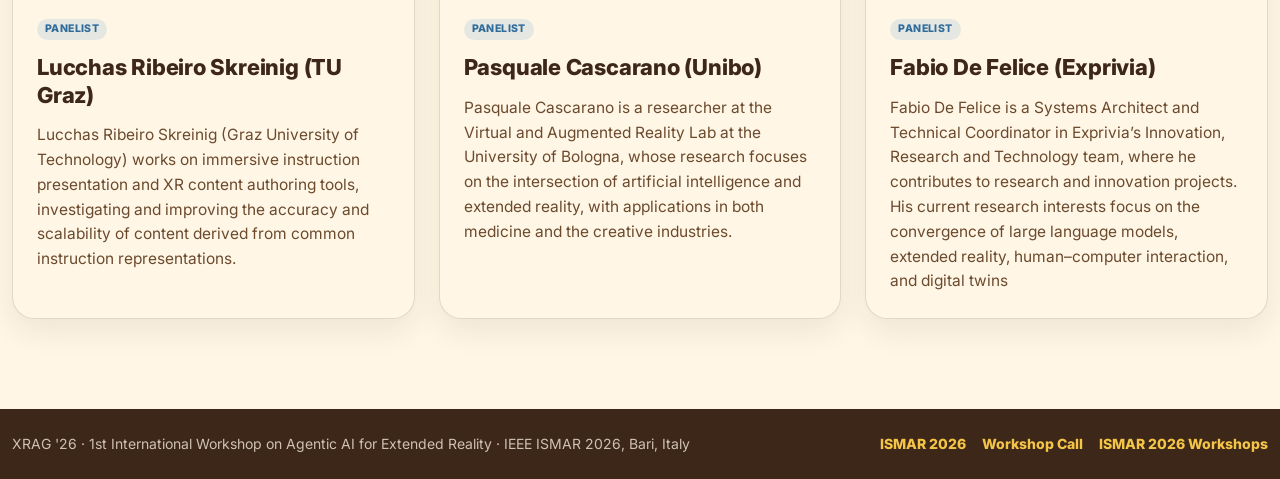
<file: panelists.html>
<!doctype html>
<html lang="en">
  <head>
    <meta charset="utf-8">
    <meta name="viewport" content="width=device-width, initial-scale=1">
    <meta name="description" content="Meet the XRAG '26 Futures Panel panelists and explore their research biographies.">
    <title>XRAG '26 — Panelists</title>

    <link rel="icon"          type="image/png" href="assets/icon.png">
    <link rel="apple-touch-icon"                href="assets/icon.png">
    <link rel="shortcut icon" type="image/png" href="assets/icon.png">

    <link rel="preconnect" href="https://fonts.googleapis.com">
    <link rel="preconnect" href="https://fonts.gstatic.com" crossorigin>
    <link href="https://fonts.googleapis.com/css2?family=Inter:wght@400;500;700;800;900&display=swap" rel="stylesheet">

    <!-- Bootstrap 5 -->
    <link href="https://cdn.jsdelivr.net/npm/bootstrap@5.3.8/dist/css/bootstrap.min.css"
          rel="stylesheet"
          integrity="sha384-sRIl4kxILFvY47J16cr9ZwB07vP4J8+LH7qKQnuqkuIAvNWLzeN8tE5YBujZqJLB"
          crossorigin="anonymous">

    <link rel="stylesheet" href="styles.css">
  </head>
  <body data-nav-root="index.html">

    <!-- ============ NAVBAR ============ -->
    <nav class="navbar navbar-expand-lg sticky-top site-header">
      <div class="container-xxl">
        <a class="ismar-logo" href="https://www.ieeeismar.net/2026/" target="_blank" rel="noopener" aria-label="IEEE ISMAR 2026">
          <img src="assets/ismar2026.png" alt="ISMAR 2026">
        </a>
        <a class="navbar-brand brand" href="index.html#home">
          <img src="assets/icon.png" alt="" class="brand-icon" aria-hidden="true">
          <span class="brand-mark" data-bind="workshop.shortName">XRAG '26</span>
          <span class="brand-text d-none d-md-inline" data-bind="workshop.subtitle">Agentic AI for Extended Reality</span>
        </a>
        <button class="navbar-toggler" type="button"
                data-bs-toggle="collapse" data-bs-target="#siteNav"
                aria-controls="siteNav" aria-expanded="false" aria-label="Toggle navigation">
          <span class="navbar-toggler-icon"></span>
        </button>
        <div class="collapse navbar-collapse justify-content-lg-end" id="siteNav">
          <ul class="navbar-nav align-items-lg-center gap-lg-2" data-slot="nav"></ul>
        </div>
      </div>
    </nav>

    <main>
      <section id="panelists" class="block paper" aria-labelledby="panelists-title">
        <div class="container-xxl">
          <a class="back-link" href="index.html#program">&larr; Back to program</a>
          <div class="section-head text-center mx-auto mb-4 mb-md-5">
            <p class="section-kicker">XRAG Futures Panel</p>
            <h1 id="panelists-title" class="display-5 fw-black">Meet the panelists</h1>
            <p class="lead text-muted-ink">What is New and What Comes Next?</p>
            <p class="text-muted-ink">Meet the researchers joining the conversation on the future of Agentic AI for Extended Reality.</p>
          </div>
          <div class="row g-3 g-md-4 justify-content-center" data-slot="panelists" aria-live="polite">
            <p class="text-center text-muted-ink">Loading panelists&hellip;</p>
          </div>
          <noscript><p class="text-center">Please enable JavaScript to view the panelists and their biographies.</p></noscript>
        </div>
      </section>
    </main>

    <footer class="footer">
      <div class="container-xxl d-flex flex-column flex-md-row justify-content-between align-items-center gap-2">
        <p class="mb-0" data-bind="footer.text"></p>
        <div class="d-flex flex-wrap gap-3" data-slot="footerLinks"></div>
      </div>
    </footer>

    <script src="https://cdn.jsdelivr.net/npm/bootstrap@5.3.8/dist/js/bootstrap.bundle.min.js"
            integrity="sha384-FKyoEForCGlyvwx9Hj09JcYn3nv7wiPVlz7YYwJrWVcXK/BmnVDxM+D2scQbITxI"
            crossorigin="anonymous"></script>
    <script src="app.js"></script>
  </body>
</html>
</file>
<file: styles.css>
/* =========================================================
   XRAG '26 — theme layer on top of Bootstrap 5
   Layout = Bootstrap utilities + grid. This file only adds
   colors, spacing tweaks, and component-specific cosmetics.
   ========================================================= */

:root {
  --cream:        #fbedd3;
  --cream-deep:   #f7e3be;
  --paper:        #fff6e5;
  --ink:          #3d2718;
  --ink-soft:     #6b4a2e;
  --muted:        #8a6f55;
  --line:         rgba(61, 39, 24, 0.14);

  --blue:         #4a95cc;
  --blue-deep:    #2f6b9b;
  --red:          #e55b4a;
  --red-deep:     #c63a2b;
  --yellow:       #f4c447;
  --orange:       #e89146;

  --shadow:       0 24px 60px rgba(61, 39, 24, 0.14);
  --shadow-soft:  0 12px 30px rgba(61, 39, 24, 0.08);
  --radius:       22px;
  --radius-sm:    14px;

  /* Bootstrap overrides */
  --bs-body-bg:          var(--cream);
  --bs-body-color:       var(--ink);
  --bs-body-font-family: Inter, ui-sans-serif, system-ui, -apple-system, BlinkMacSystemFont, "Segoe UI", sans-serif;
  --bs-link-color:       var(--blue-deep);
  --bs-link-hover-color: var(--red-deep);
  --bs-border-color:     var(--line);
  --bs-border-radius:    var(--radius-sm);
  --bs-border-radius-lg: var(--radius);
}

body {
  background: var(--cream);
  color: var(--ink);
  line-height: 1.6;
}

h1, h2, h3, h4 { color: var(--ink); letter-spacing: -0.01em; }
.fw-black { font-weight: 900; }
.text-muted-ink { color: var(--ink-soft) !important; }
.text-accent    { color: var(--red-deep); }

/* === NAVBAR =========================================== */
.site-header {
  background: rgba(251, 237, 211, 0.94);
  backdrop-filter: blur(14px);
  border-bottom: 1px solid var(--line);
  padding: 10px 0;
}

.brand { display: inline-flex; align-items: center; gap: 10px; text-decoration: none; }

.ismar-logo {
  display: inline-flex;
  align-items: center;
  margin-right: 12px;
  width: 11%;
  min-width: 100px;
  max-width: 160px;
}

.ismar-logo img {
  width: 100%;
  height: auto;
  border-radius: 14px;
  background: #fff;
  border: 2px solid var(--line);
  padding: 5px 10px;
  object-fit: contain;
}

.brand-icon {
  width: 56px;
  height: 56px;
  border-radius: 14px;
  object-fit: contain;
  background: var(--paper);
  border: 1px solid var(--line);
  padding: 3px;
}

@media (max-width: 575.98px) {
  .brand-icon { width: 46px; height: 46px; border-radius: 12px; }
  .ismar-logo { margin-right: 8px; min-width: 84px; }
  .ismar-logo img { border-radius: 12px; padding: 4px 8px; }
}

.brand-mark {
  display: inline-grid;
  place-items: center;
  height: 38px;
  padding: 0 14px;
  border-radius: 999px;
  background: var(--ink);
  color: var(--cream);
  font-weight: 900;
  font-size: 13px;
  letter-spacing: 0.4px;
}

.brand-text { color: var(--ink-soft); font-weight: 700; font-size: 14px; }

.navbar-nav .nav-link {
  color: var(--ink-soft);
  font-weight: 700;
  font-size: 14.5px;
  padding: 8px 12px !important;
  border-bottom: 2px solid transparent;
  border-radius: 6px;
  transition: color 150ms, border-color 150ms, background 150ms;
}
.navbar-nav .nav-link:hover,
.navbar-nav .nav-link.active {
  color: var(--red-deep);
  border-bottom-color: var(--yellow);
}

.navbar-toggler {
  border-color: var(--line);
  padding: 6px 10px;
}
.navbar-toggler:focus { box-shadow: 0 0 0 .2rem rgba(74,149,204,.25); }

/* === HERO ============================================= */
.hero {
  position: relative;
  padding: clamp(80px, 11vw, 160px) 0 clamp(80px, 11vw, 160px);
  background: var(--cream);
  overflow: hidden;
  isolation: isolate;
  min-height: min(96vh, 880px);
  display: flex;
  align-items: center;
}

/* Banner image as full-opacity backdrop. The image already has an
   empty central area, so the hero text sits inside it without
   needing any fade / overlay. */
.hero-bg {
  position: absolute;
  inset: 0;
  z-index: 0;
  background-image: var(--hero-banner-url, url("assets/banner.png"));
  background-size: cover;
  background-position: center;
  background-repeat: no-repeat;
  pointer-events: none;
}

.hero-content { position: relative; z-index: 1; }

.hero-icon {
  display: block;
  width: clamp(96px, 11vw, 140px);
  height: auto;
  margin: 0 auto clamp(14px, 2vw, 22px);
  border-radius: 22px;
  background: var(--paper);
  border: 1px solid var(--line);
  padding: 6px;
  box-shadow: var(--shadow-soft);
}

@media (max-width: 575.98px) {
  .hero-icon { width: 84px; border-radius: 18px; padding: 5px; }
}

/* On tablet/mobile, take the banner out of the absolute backdrop
   and let it sit as a separate block at the top so it cannot overlap
   the text below it. */
@media (max-width: 991.98px) {
  .hero {
    display: block;
    padding: 0 0 clamp(36px, 7vw, 70px);
    min-height: auto;
    overflow: visible;
  }
  .hero-bg {
    position: relative;
    inset: auto;
    width: 100%;
    aspect-ratio: 16 / 9;
    background-size: contain;
    background-position: center;
    margin-bottom: clamp(18px, 4vw, 36px);
  }
  .hero .container-xxl {
    padding-left: clamp(14px, 4vw, 24px);
    padding-right: clamp(14px, 4vw, 24px);
  }
  /* Slightly tighter hero typography on mobile so it doesn't push to
     the edges of small screens */
  .hero h1 { font-size: clamp(40px, 12vw, 64px); }
  .hero .subtitle { font-size: clamp(18px, 4.5vw, 24px); }
  .hero .blurb { font-size: clamp(15px, 3.8vw, 18px); }
}

/* Even narrower phones — make the banner a bit more compact */
@media (max-width: 480px) {
  .hero-bg { aspect-ratio: 4 / 3; }
}

.eyebrow,
.section-kicker {
  display: inline-block;
  margin: 0 0 14px;
  padding: 6px 14px;
  border-radius: 999px;
  background: rgba(74, 149, 204, 0.14);
  color: var(--blue-deep);
  font-size: 12px;
  font-weight: 900;
  letter-spacing: 0.6px;
  text-transform: uppercase;
}

.hero h1 {
  line-height: 1.02;
  font-size: clamp(40px, 6vw, 84px);
  letter-spacing: -0.02em;
}

.hero .subtitle  { color: var(--red-deep); }
.hero .blurb     { color: var(--ink-soft); max-width: 780px; margin-left: auto; margin-right: auto; }

.snapshot span {
  padding: 8px 14px;
  border: 1px solid var(--line);
  border-radius: 999px;
  background: var(--paper);
  font-size: 13.5px;
  font-weight: 700;
  color: var(--ink);
}
.snapshot span b { color: var(--blue-deep); margin-right: 6px; font-weight: 800; }

/* Buttons (extend Bootstrap) */
.btn-xrag {
  display: inline-flex;
  align-items: center;
  justify-content: center;
  min-height: 46px;
  padding: 0 22px;
  border-radius: 999px;
  font-weight: 800;
  text-decoration: none;
  border: 1px solid transparent;
  transition: transform 160ms, box-shadow 160ms, background 160ms, color 160ms;
}
.btn-xrag:hover { transform: translateY(-2px); }

.btn-xrag.primary {
  background: var(--red);
  color: #fff;
  box-shadow: 0 14px 30px rgba(229, 91, 74, 0.32);
}
.btn-xrag.primary:hover { background: var(--red-deep); color: #fff; }

.btn-xrag.ghost {
  background: transparent;
  color: var(--ink);
  border-color: var(--ink);
}
.btn-xrag.ghost:hover { background: var(--ink); color: var(--cream); }

.btn-xrag.dark { background: var(--ink); color: var(--cream); }

/* === SECTION BLOCKS =================================== */
section.block {
  padding: clamp(56px, 7vw, 100px) 0;
}
section.block.alt   { background: var(--cream-deep); }
section.block.paper { background: var(--paper); }
section.block.ink   { background: var(--ink); color: var(--cream); }
section.block.ink h1, section.block.ink h2, section.block.ink h3 { color: var(--cream); }
section.block.ink p { color: rgba(255, 246, 229, 0.78); }
section.block.ink .section-kicker { background: rgba(244, 196, 71, 0.18); color: var(--yellow); }
section.block.ink .text-muted-ink { color: rgba(255, 246, 229, 0.7) !important; }

.section-head { max-width: 900px; }
.section-head h2 { font-size: clamp(28px, 4vw, 48px); line-height: 1.08; }

/* === ABOUT / Pillars ================================== */
.about-copy p { color: var(--ink-soft); font-size: 17px; }

.areas-header {
  max-width: 760px;
  padding-top: 30px;
  border-top: 1px dashed var(--line);
}
.areas-kicker {
  background: rgba(229, 91, 74, 0.16);
  color: var(--red-deep);
}
.areas-title {
  margin: 0 0 10px;
  font-size: clamp(22px, 2.6vw, 30px);
  font-weight: 900;
  color: var(--ink);
  letter-spacing: -0.01em;
}
.areas-intro {
  margin: 0;
  font-size: 16px;
}

.pillar {
  position: relative;
  padding: 26px;
  border-radius: var(--radius);
  background: var(--paper);
  border: 1px solid var(--line);
  box-shadow: var(--shadow-soft);
  height: 100%;
}
.pillar::before {
  content: "Research area";
  position: absolute;
  top: 14px;
  right: 14px;
  padding: 3px 9px;
  border-radius: 999px;
  background: rgba(74, 149, 204, 0.14);
  color: var(--blue-deep);
  font-size: 10.5px;
  font-weight: 800;
  letter-spacing: 0.6px;
  text-transform: uppercase;
}

.pillar .num {
  display: inline-block;
  margin-bottom: 12px;
  font-weight: 900;
  font-size: 14px;
  letter-spacing: 0.6px;
  color: var(--red);
}
.pillar h3 { font-size: 19px; margin: 0 0 10px; line-height: 1.25; }
.pillar p  { color: var(--ink-soft); margin: 0; font-size: 15px; line-height: 1.55; }

/* Per-card accent colors via :nth-child on the column wrapper */
[data-slot="pillars"] > div:nth-child(1) .pillar .num { color: var(--blue-deep); }
[data-slot="pillars"] > div:nth-child(2) .pillar .num { color: var(--red); }
[data-slot="pillars"] > div:nth-child(3) .pillar .num { color: var(--orange); }
[data-slot="pillars"] > div:nth-child(4) .pillar .num { color: var(--blue); }
[data-slot="pillars"] > div:nth-child(5) .pillar .num { color: var(--red-deep); }

/* === TOPIC CLOUD ====================================== */
.topic-cloud span {
  padding: 12px 18px;
  border-radius: 999px;
  background: var(--paper);
  border: 1px solid var(--line);
  color: var(--ink);
  font-weight: 700;
  font-size: 14.5px;
}
.topic-cloud span:nth-child(4n+1) { border-color: rgba(74, 149, 204, 0.5); }
.topic-cloud span:nth-child(4n+2) { border-color: rgba(229, 91, 74, 0.5);  }
.topic-cloud span:nth-child(4n+3) { border-color: rgba(244, 196, 71, 0.7); }
.topic-cloud span:nth-child(4n+4) { border-color: rgba(232, 145, 70, 0.6); }

/* === CFP (simple bullets) ============================= */
.cfp-simple { color: var(--ink); }
.cfp-simple .cfp-h {
  font-size: clamp(28px, 4vw, 44px);
  font-weight: 900;
  margin: 0 0 18px;
  color: var(--ink);
  letter-spacing: -0.01em;
}
.cfp-simple > p {
  color: var(--ink-soft);
  font-size: 17px;
  margin: 0 0 12px;
}
.cfp-bullets {
  list-style: none;
  padding: 0;
  margin: 6px 0 14px;
}
.cfp-bullets li {
  position: relative;
  padding: 6px 0 6px 26px;
  color: var(--ink-soft);
  font-size: 16px;
}
.cfp-bullets li::before {
  content: "";
  position: absolute;
  left: 6px;
  top: 14px;
  width: 8px;
  height: 8px;
  background: var(--ink);
}
.cfp-bullets li b { color: var(--ink); font-weight: 800; }

/* Springer VR best-paper announcement (News block) */
.cfp-news {
  padding-top: 24px;
  border-top: 1px dashed var(--line);
}
.news-badge {
  display: inline-block;
  margin: 0 0 12px;
  padding: 5px 14px;
  border-radius: 999px;
  background: var(--red);
  color: #fff;
  font-size: 12px;
  font-weight: 900;
  letter-spacing: 0.8px;
  text-transform: uppercase;
}
.news-title {
  margin: 0 0 8px;
  font-size: clamp(20px, 2.6vw, 28px);
  font-weight: 900;
  color: var(--ink);
  letter-spacing: -0.01em;
}
.news-text {
  margin: 0;
  font-size: 16px;
}
.news-link {
  display: inline-block;
  margin-top: 10px;
  font-size: 14px;
  font-weight: 800;
  color: var(--red-deep);
  text-decoration: none;
}
.news-link:hover { text-decoration: underline; }

.cfp-springer {
  display: block;
  margin: 0 0 24px;
  border-radius: var(--radius);
  overflow: hidden;
  box-shadow: var(--shadow-soft);
  border: 1px solid var(--line);
  transition: transform 200ms ease, box-shadow 200ms ease;
}
.cfp-springer:hover {
  transform: translateY(-3px);
  box-shadow: var(--shadow);
}
.cfp-springer img {
  display: block;
  width: 100%;
  height: auto;
}

/* === AWARDS (News) ==================================== */
.awards-kicker {
  background: var(--yellow);
  color: var(--ink);
}
.award-card {
  position: relative;
  padding: 24px 26px;
  border-radius: var(--radius);
  background: var(--cream);
  border: 1px solid var(--line);
  box-shadow: var(--shadow-soft);
}
.award-card.best { border: 2px solid var(--yellow); background: #fff1c9; }
.award-badge,
.paper-award {
  display: inline-block;
  margin: 0 0 10px;
  padding: 4px 12px;
  border-radius: 999px;
  background: var(--ink);
  color: var(--cream);
  font-size: 12px;
  font-weight: 900;
  letter-spacing: 0.8px;
  text-transform: uppercase;
}
.award-card.best .award-badge,
.paper-award { background: var(--yellow); color: var(--ink); }
.award-card h3 {
  margin: 0 0 10px;
  font-size: clamp(18px, 2vw, 22px);
  font-weight: 900;
  line-height: 1.25;
  color: var(--ink);
}
.award-authors { margin: 0; font-weight: 700; color: var(--ink); }
.award-aff     { margin: 2px 0 0; font-size: 14px; color: var(--ink-soft); }

.award-photo { height: 100%; aspect-ratio: auto; min-height: 260px; }

/* === PHOTO GALLERY ==================================== */
.gallery-title {
  margin: 0 0 14px;
  font-size: clamp(19px, 2.2vw, 24px);
  font-weight: 900;
  color: var(--ink);
}
.gallery-grid {
  display: grid;
  grid-template-columns: repeat(3, minmax(0, 1fr));
  gap: clamp(10px, 1.6vw, 18px);
}
@media (max-width: 767.98px) {
  .gallery-grid { grid-template-columns: repeat(2, minmax(0, 1fr)); }
}
@media (max-width: 479.98px) {
  .gallery-grid { grid-template-columns: 1fr; }
}
.gallery-item {
  display: block;
  width: 100%;
  aspect-ratio: 4 / 3;
  padding: 0;
  border: 1px solid var(--line);
  border-radius: var(--radius-sm);
  overflow: hidden;
  background: var(--cream);
  box-shadow: var(--shadow-soft);
  cursor: zoom-in;
  transition: transform 200ms ease, box-shadow 200ms ease;
}
.gallery-item:hover { transform: translateY(-3px); box-shadow: var(--shadow); }
.gallery-item:focus-visible { outline: 3px solid var(--blue-deep); outline-offset: 3px; }
.gallery-item img {
  display: block;
  width: 100%;
  height: 100%;
  object-fit: cover;
}

.lightbox {
  max-width: min(1200px, 94vw);
  max-height: 94vh;
  padding: 0;
  border: 0;
  border-radius: var(--radius-sm);
  background: var(--ink);
  color: var(--cream);
  overflow: hidden;
}
.lightbox::backdrop { background: rgba(20, 12, 6, 0.82); }
.lightbox-frame img {
  display: block;
  max-width: 100%;
  max-height: calc(94vh - 64px);
  margin: 0 auto;
}
.lightbox-caption { margin: 0; padding: 12px 18px; font-size: 14px; }
.lightbox-close {
  position: absolute;
  top: 8px;
  right: 8px;
  width: 40px;
  height: 40px;
  border: 0;
  border-radius: 999px;
  background: rgba(61, 39, 24, 0.75);
  color: #fff;
  font-size: 26px;
  line-height: 1;
  cursor: pointer;
}
.lightbox-close:focus-visible { outline: 3px solid var(--yellow); }

@media (prefers-reduced-motion: reduce) {
  .gallery-item { transition: none; }
  .gallery-item:hover { transform: none; }
}

/* === TIMELINE ========================================= */
.dates-note {
  max-width: 720px;
  margin: 0 auto 28px;
  padding: 12px 18px;
  border-radius: var(--radius-sm);
  background: rgba(244, 196, 71, 0.22);
  color: var(--ink);
  font-size: 14.5px;
  text-align: center;
}

.timeline article {
  display: grid;
  grid-template-columns: 200px 1fr;
  gap: 18px;
  padding: 20px 24px;
  border-radius: var(--radius);
  background: var(--paper);
  border: 1px solid var(--line);
  border-left: 6px solid var(--orange);
  box-shadow: var(--shadow-soft);
}
.timeline article:nth-child(odd) { border-left-color: var(--blue); }
.timeline time { font-weight: 900; color: var(--red-deep); }
.timeline h3   { margin: 0 0 4px; font-size: 18px; }
.timeline p    { margin: 0; color: var(--ink-soft); font-size: 15px; }

@media (max-width: 575.98px) {
  .timeline article { grid-template-columns: 1fr; gap: 6px; padding: 16px 18px; }
}

/* === SUBMISSION ======================================= */
.card-soft {
  padding: 26px;
  border-radius: var(--radius);
  background: var(--paper);
  border: 1px solid var(--line);
  box-shadow: var(--shadow-soft);
}
.card-soft h3 { font-size: 19px; margin: 0 0 8px; }
.card-soft p, .card-soft li { color: var(--ink-soft); }
.card-soft li + li { margin-top: 6px; }
.card-soft a { color: var(--blue-deep); font-weight: 700; }

.submission-cta {
  display: inline-block;
  margin-top: 10px;
  padding: 10px 18px;
  border-radius: 999px;
  background: var(--ink);
  color: var(--cream) !important;
  text-decoration: none;
  font-weight: 800;
}
.submission-cta:hover { background: var(--red-deep); }

/* === PROGRAM ========================================== */
.program-list article {
  display: grid;
  grid-template-columns: 90px 1fr;
  gap: 16px;
  padding: 16px 20px;
  border-radius: var(--radius-sm);
  background: var(--paper);
  border: 1px solid var(--line);
}
.program-list time { font-weight: 900; color: var(--blue-deep); }
.program-list h3   { margin: 0; font-size: 16.5px; }
.program-list p    { margin: 4px 0 0; color: var(--ink-soft); font-size: 14.5px; }

.program-list .program-link {
  display: inline-block;
  margin-top: 6px;
  font-size: 13.5px;
  font-weight: 800;
  color: var(--red-deep);
  text-decoration: none;
}
.program-list .program-link:hover { text-decoration: underline; }

@media (max-width: 575.98px) {
  .program-list article { grid-template-columns: 70px 1fr; padding: 14px 16px; }
}

/* === ACCEPTED PAPERS =================================== */
.papers-list article {
  display: grid;
  grid-template-columns: 56px 1fr;
  align-items: baseline;
  gap: 16px;
  padding: 16px 20px;
  border-radius: var(--radius-sm);
  background: var(--paper);
  border: 1px solid var(--line);
}
.papers-list .paper-id { font-weight: 900; color: var(--blue-deep); }
.papers-list h3 { margin: 0; font-size: 16.5px; }

.paper-authors { margin-top: 10px; }
.paper-authors summary {
  display: inline-flex;
  align-items: center;
  gap: 8px;
  padding: 4px 12px;
  border-radius: 999px;
  border: 1px solid var(--line);
  background: var(--cream);
  color: var(--blue-deep);
  font-size: 13px;
  font-weight: 700;
  cursor: pointer;
  list-style: none;
  user-select: none;
}
.paper-authors summary::-webkit-details-marker { display: none; }
.paper-authors summary::after {
  content: "▾";
  font-size: 11px;
  transition: transform 0.15s ease;
}
.paper-authors[open] summary::after { transform: rotate(180deg); }
.paper-authors summary:hover,
.paper-authors[open] summary {
  background: var(--blue-deep);
  border-color: var(--blue-deep);
  color: #fff;
}
.paper-authors summary:focus-visible { outline: 2px solid var(--red-deep); outline-offset: 2px; }

.author-chips {
  display: flex;
  flex-wrap: wrap;
  gap: 6px;
  margin: 10px 0 0;
  padding: 0;
  list-style: none;
}
.author-chip {
  display: flex;
  flex-direction: column;
  padding: 5px 11px;
  border-radius: 10px;
  border: 1px solid var(--line);
  background: var(--cream);
  font-size: 13.5px;
  line-height: 1.3;
}
.author-name { font-weight: 700; color: var(--ink); }
.author-aff { font-size: 12px; color: var(--muted); }

.papers-format-note {
  margin: 0 0 28px;
  padding: 16px 20px;
  border-radius: var(--radius-sm);
  border: 1px dashed var(--line);
  color: var(--ink-soft);
  font-size: 14.5px;
}

.paper-session + .paper-session { margin-top: 34px; }
.paper-session-head { margin-bottom: 14px; }
.paper-session-time {
  margin: 0 0 4px;
  font-weight: 900;
  font-size: 13px;
  letter-spacing: 0.8px;
  text-transform: uppercase;
  color: var(--red-deep);
}
.paper-session-title {
  margin: 0;
  font-size: clamp(19px, 2.2vw, 23px);
  font-weight: 900;
  color: var(--ink);
  letter-spacing: -0.01em;
}
.paper-session-text {
  margin: 6px 0 0;
  font-size: 14.5px;
  color: var(--ink-soft);
}

@media (max-width: 575.98px) {
  .papers-list article { grid-template-columns: 40px 1fr; padding: 14px 16px; }
}

/* === KEYNOTE SUB-PAGE ================================= */
.back-link {
  display: inline-block;
  margin-bottom: 22px;
  font-weight: 800;
  color: var(--blue-deep);
  text-decoration: none;
}
.back-link:hover { color: var(--red-deep); text-decoration: underline; }

.keynote-copy p { color: var(--ink-soft); font-size: 15.5px; }
.keynote-copy p:last-child { margin-bottom: 0; }

/* === PEOPLE =========================================== */
.person {
  border-radius: var(--radius);
  background: var(--paper);
  border: 1px solid var(--line);
  box-shadow: var(--shadow-soft);
  overflow: hidden;
  height: 100%;
  transition: transform 200ms, box-shadow 200ms;
}
.person:hover { transform: translateY(-4px); box-shadow: var(--shadow); }
.person img {
  width: 100%;
  aspect-ratio: 1 / 1;
  object-fit: cover;
  object-position: center top;
  background: var(--cream-deep);
  display: block;
}
.person .body { padding: 12px 14px 16px; }
.person-role {
  display: inline-block;
  margin-bottom: 4px;
  padding: 2px 8px;
  border-radius: 999px;
  background: rgba(74, 149, 204, 0.14);
  color: var(--blue-deep);
  font-size: 10.5px;
  font-weight: 800;
  letter-spacing: 0.4px;
  text-transform: uppercase;
}
.person h3    { margin: 0 0 2px; font-size: 15.5px; line-height: 1.25; }
.person .aff  { margin: 0 0 6px; color: var(--ink-soft); font-size: 12.5px; line-height: 1.35; }
.person a     { color: var(--blue-deep); font-weight: 700; font-size: 12px; word-break: break-all; }

/* === PANELISTS ======================================== */
.panelist .body { padding: 24px; }
.panelist h2 { font-size: 22px; font-weight: 800; line-height: 1.25; margin: 10px 0 14px; }
.panelist .panelist-bio { color: var(--ink-soft); font-size: 15.5px; margin: 0; }
.panelist img { height: auto; }

/* Keep the shared navigation comfortable with the panelists, awards and photos links. */
@media (min-width: 992px) and (max-width: 1599.98px) {
  .site-header .brand-text { display: none !important; }
}
@media (min-width: 992px) and (max-width: 1299.98px) {
  .navbar-nav .nav-link { padding: 8px 6px !important; font-size: 13.5px; }
  .site-header .navbar-nav { gap: 0 !important; }
}

/* === COMMITTEE ======================================== */
.committee-list li {
  padding: 8px 0;
  border-bottom: 1px dashed var(--line);
  color: var(--ink-soft);
  font-size: 15px;
}
.committee-list li b { color: var(--ink); }

/* === SPONSORS / Institutions grid =====================
   Flex layout so the last (incomplete) row is naturally
   centered. 5-up on desktop → 4-up on laptop → 3-up on
   tablet → 2-up on phone. */
.sponsor-grid {
  display: flex;
  flex-wrap: wrap;
  justify-content: center;
  gap: 16px;
  padding: 22px;
  border-radius: var(--radius);
  background: var(--paper);
  border: 1px solid var(--line);
}

.sponsor-tile {
  /* 5 columns by default (desktop ≥1200px) */
  flex: 0 0 calc((100% - 16px * 4) / 5);
  display: flex;
  flex-direction: column;
  align-items: center;
  justify-content: center;
  gap: 10px;
  min-height: 150px;
  padding: 18px 14px;
  border-radius: var(--radius-sm);
  background: var(--cream);
  border: 1px solid var(--line);
  color: var(--ink);
  text-decoration: none;
  text-align: center;
  transition: transform 200ms ease, box-shadow 200ms ease, border-color 200ms ease;
}
a.sponsor-tile:hover {
  transform: translateY(-3px);
  box-shadow: var(--shadow-soft);
  border-color: rgba(74, 149, 204, 0.45);
}

.sponsor-tile img {
  max-height: 70px;
  max-width: 85%;
  width: auto;
  object-fit: contain;
}

.sponsor-name {
  display: block;
  font-size: 12.5px;
  font-weight: 700;
  line-height: 1.3;
  color: var(--ink-soft);
}
.sponsor-name-only { font-size: 14px; color: var(--ink); }

/* 4-up on laptop */
@media (max-width: 1199.98px) {
  .sponsor-tile { flex: 0 0 calc((100% - 16px * 3) / 4); }
}
/* 3-up on tablet */
@media (max-width: 900px) {
  .sponsor-tile { flex: 0 0 calc((100% - 16px * 2) / 3); }
}
/* 2-up on phone */
@media (max-width: 575.98px) {
  .sponsor-grid { padding: 14px; gap: 10px; }
  .sponsor-tile {
    flex: 0 0 calc((100% - 10px) / 2);
    min-height: 120px;
    padding: 14px 10px;
  }
  .sponsor-tile img { max-height: 56px; }
}

/* === CONTACT ========================================== */
.contact-card {
  padding: 30px;
  border-radius: var(--radius);
  background: var(--paper);
  border: 1px solid var(--line);
  box-shadow: var(--shadow-soft);
}
.contact-email {
  display: inline-block;
  margin-top: 4px;
  font-size: 19px;
  font-weight: 800;
  color: var(--red-deep) !important;
  text-decoration: none;
  word-break: break-all;
}
.contact-email:hover { text-decoration: underline; }

/* === FOOTER =========================================== */
.footer {
  padding: 24px 0;
  background: var(--ink);
  color: rgba(255, 246, 229, 0.75);
  font-size: 14px;
}
.footer a { color: var(--yellow) !important; font-weight: 800; text-decoration: none; }
.footer a:hover { text-decoration: underline; }

/* === Mobile polish ==================================== */
@media (max-width: 991.98px) {
  .navbar-collapse {
    margin-top: 10px;
    padding: 10px;
    border-top: 1px solid var(--line);
  }
  .navbar-nav .nav-link { padding: 10px 4px !important; border-radius: 0; }
}

@media (max-width: 575.98px) {
  .hero h1 { font-size: clamp(34px, 11vw, 52px); }
  .btn-xrag { width: 100%; }
}
</file>
